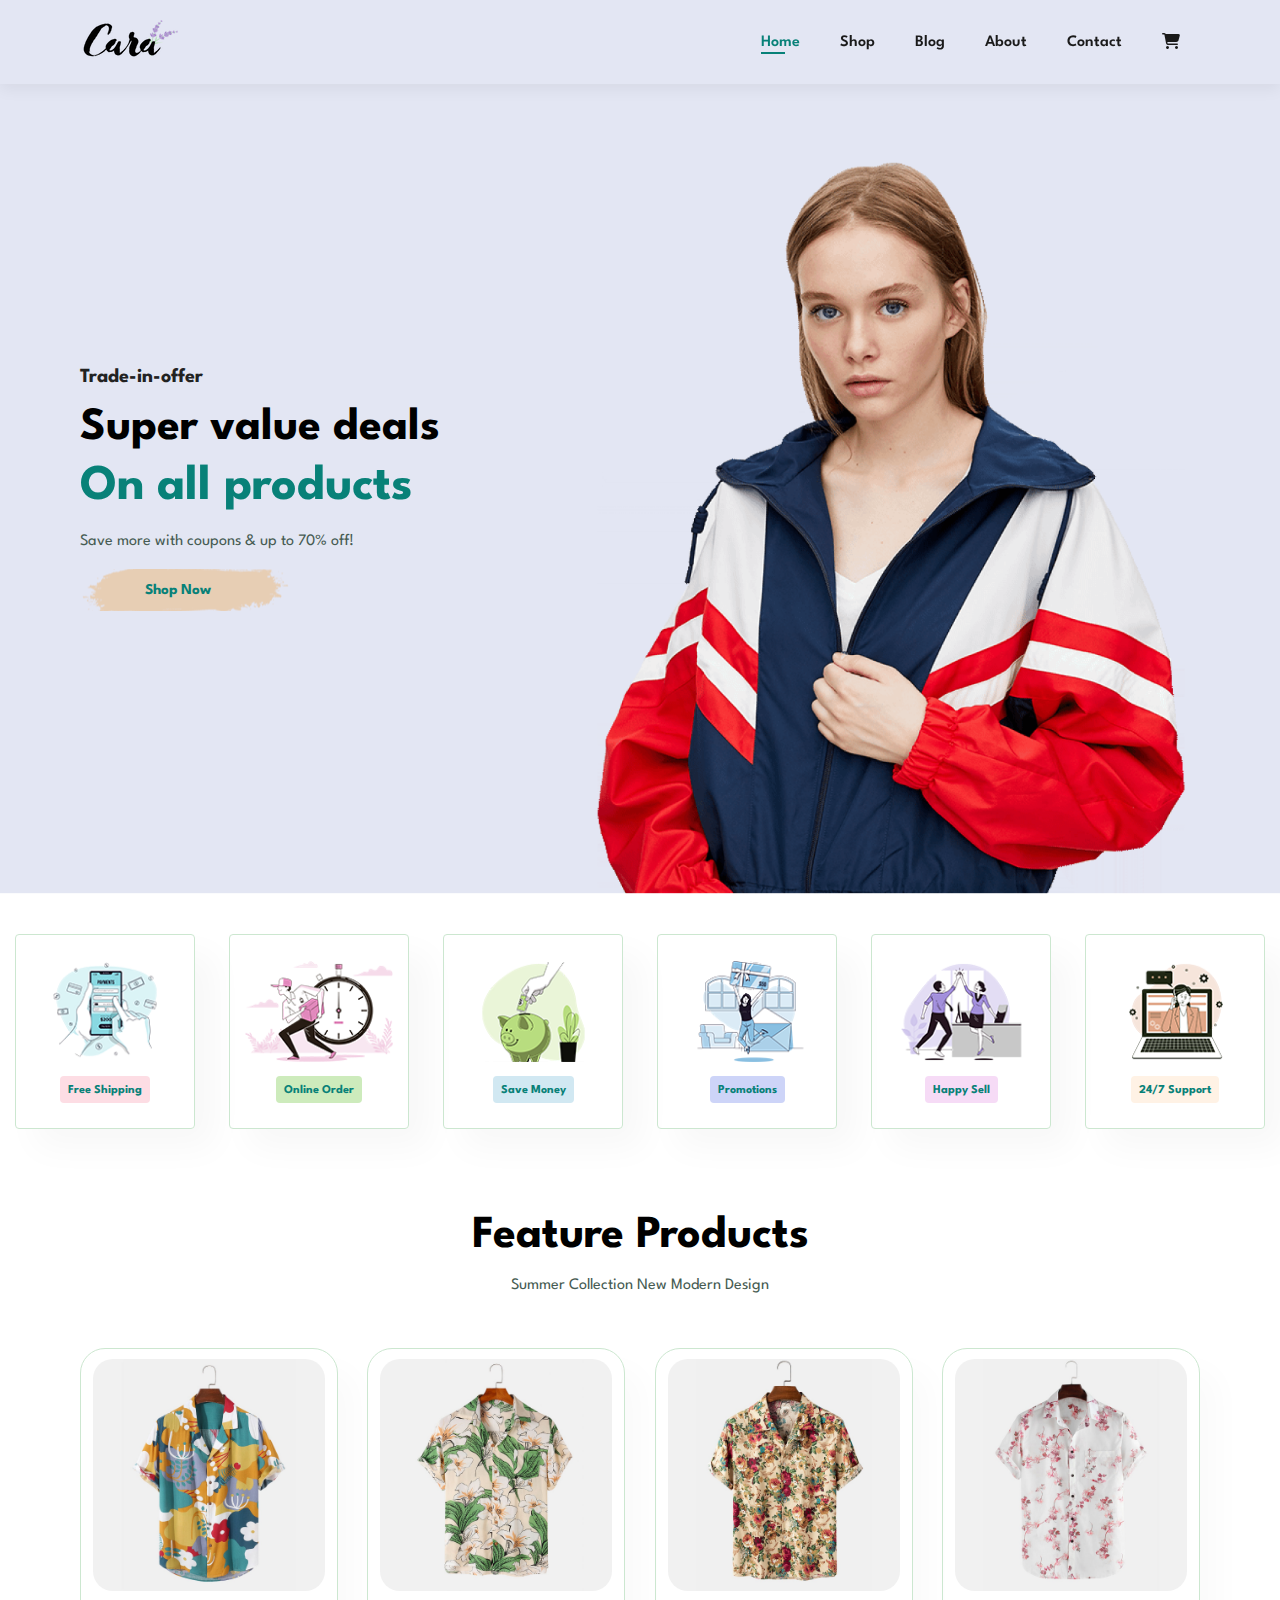
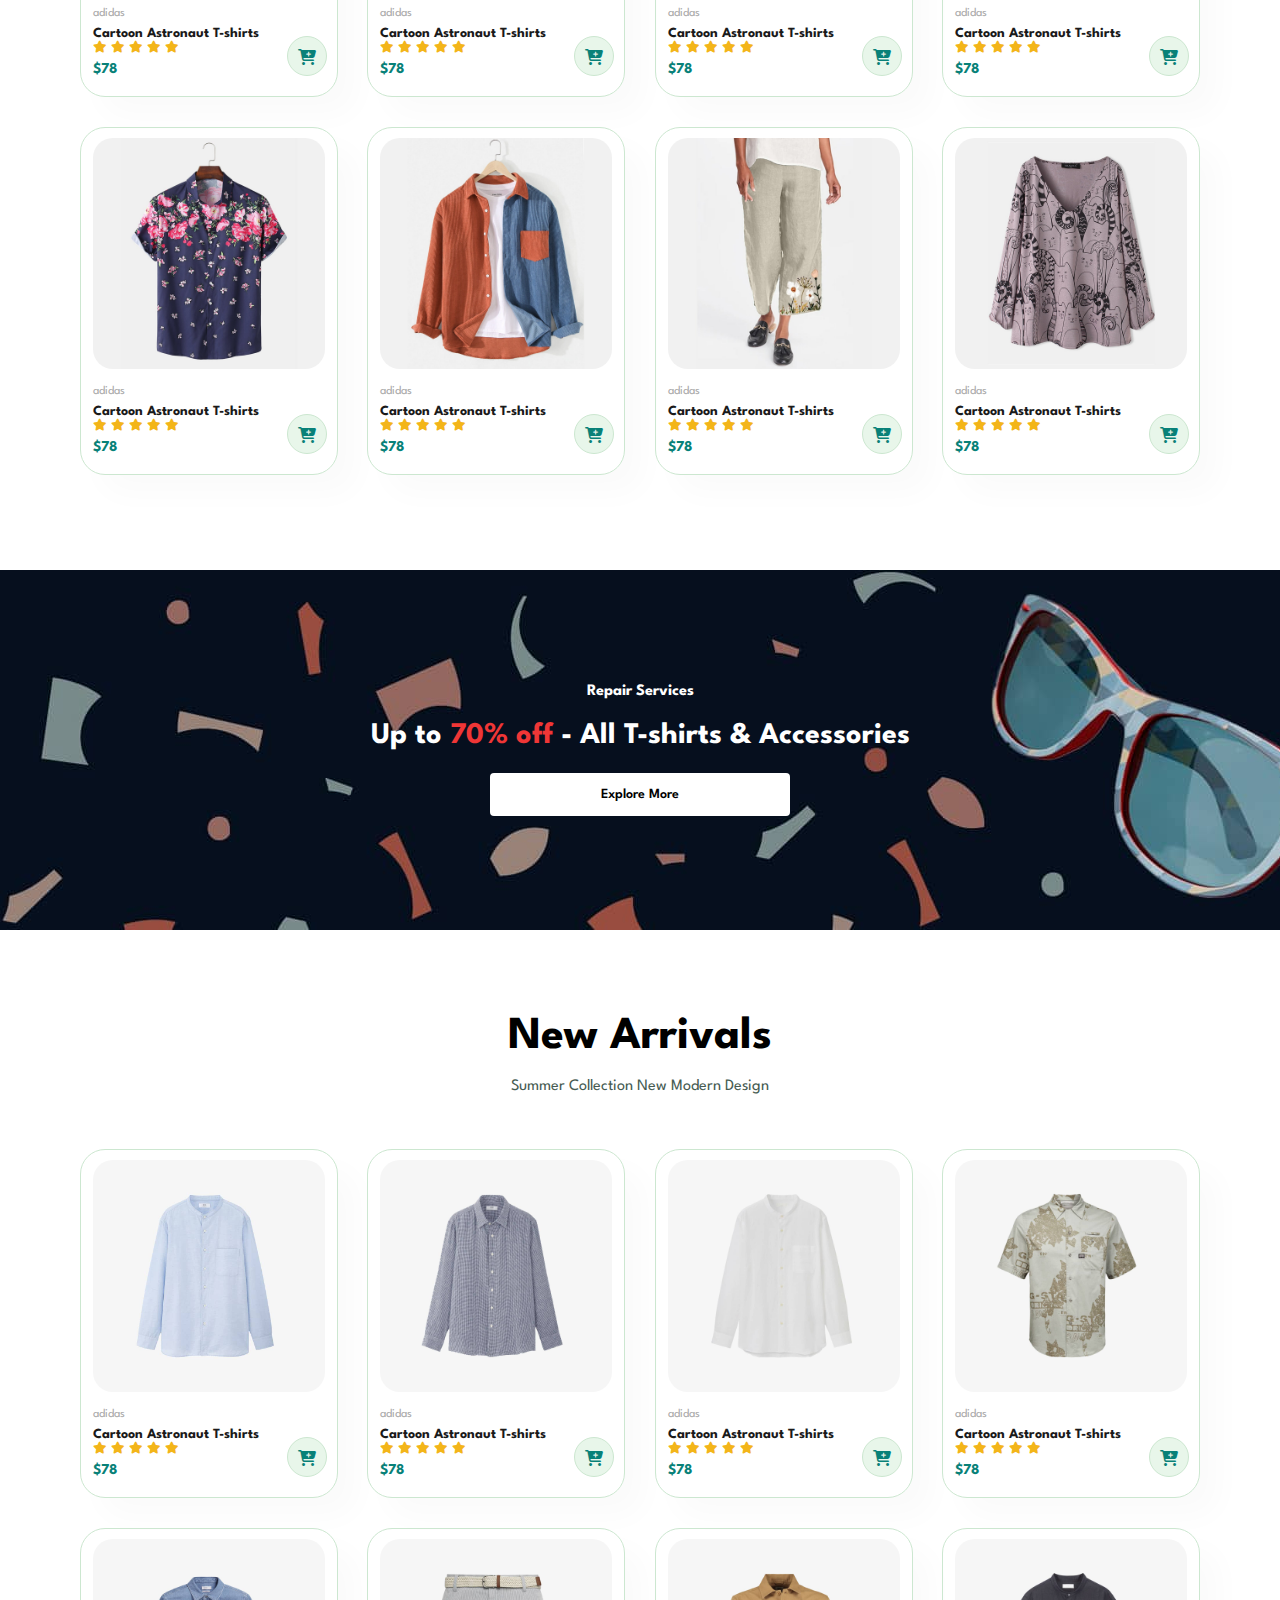
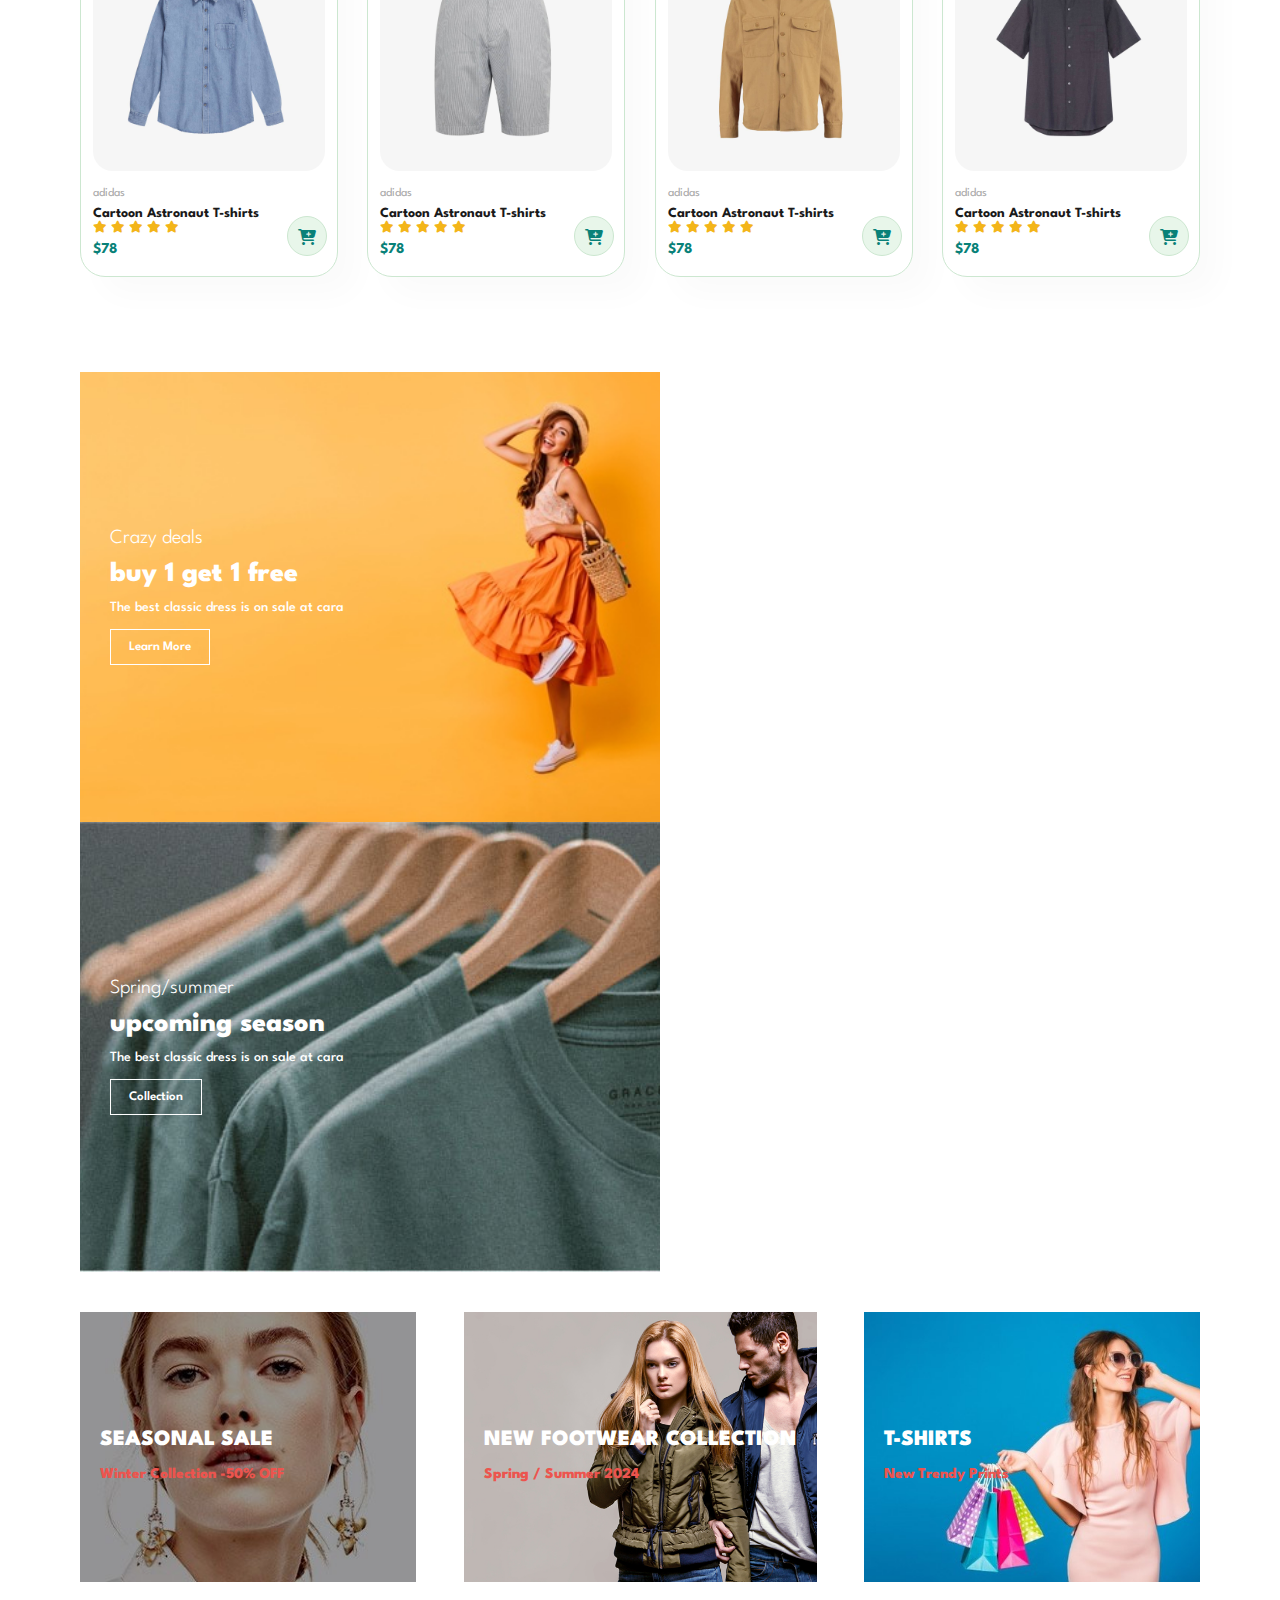
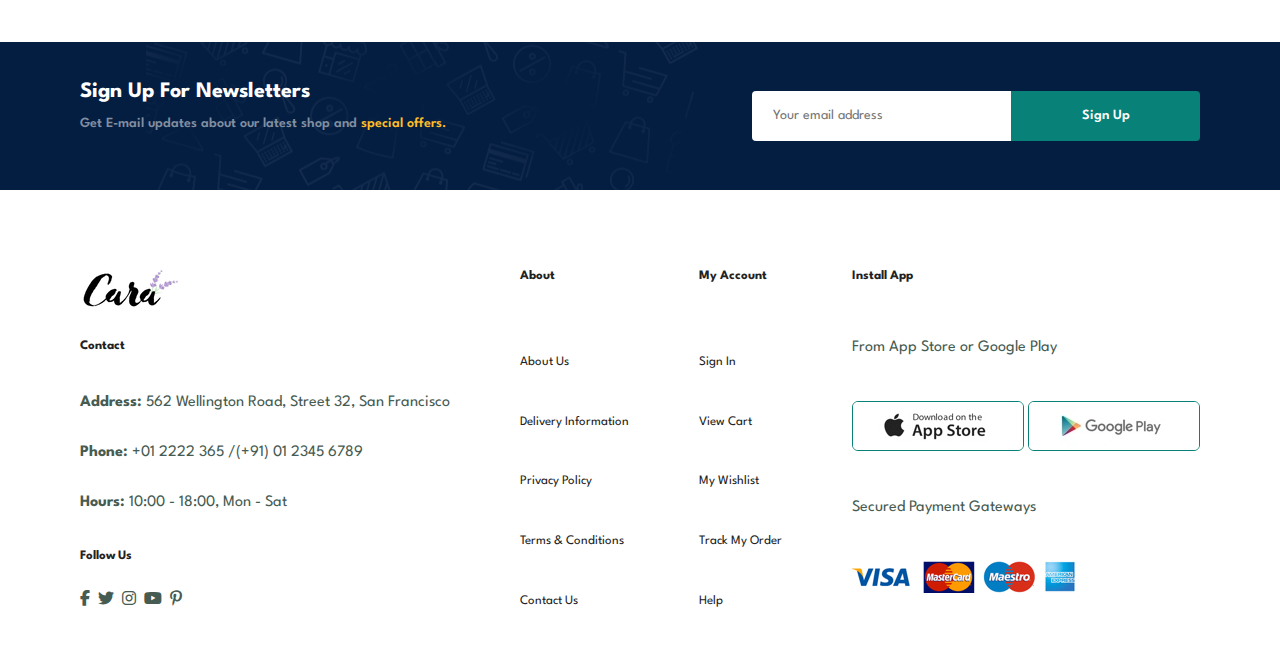
<file: index.html>
<!DOCTYPE html>
<html lang="en">
    <head>
        <meta charset="UTF-8">
        <meta http-equiv="X-UA-Compatible" content="IE=edge">
        <meta name="viewport" content="width=device-width, initial-scale=1.0">
        <title>Home</title>
        <link rel="stylesheet" href="style.css">
        <link rel="stylesheet" href="https://cdnjs.cloudflare.com/ajax/libs/font-awesome/6.5.1/css/all.min.css">
    </head>
    <body>
        <body>
            <section id="header">
                <a href="index.html"><img src="img/logo.png" class="logo"> </a>
                <div>
                    <ul id="navbar">
                        <li><a class="active" href="index.html">Home</a> </li>
                        <li><a href="shop.html">Shop</a> </li>
                        <li><a href="blog.html">Blog</a> </li>
                        <li><a href="about.html">About</a> </li>
                        <li><a href="contact.html">Contact</a> </li>
                        <li id="lg-bag"><a href="cart.html"><i class="fa-solid fa-cart-shopping"></i></a> </li>
                        <a href="#" id="close"><i class="fa-solid fa-xmark"></i></a>
                    </ul>
                </div>
                <div id="mobile">
                    <a href="cart.html"><i class="fa-solid fa-cart-shopping"></i></a>
                    <i id="bar" class="fa-solid fa-bars"></i>
                </div>
            </section>
            <section id="hero">
                <h4>Trade-in-offer</h4>
                <h2>Super value deals</h2>
                <h1>On all products</h1>
                <p>Save more with coupons & up to 70% off!</p>
                <button>Shop Now</button>
            </section>
            <section id="feature" class="section-p1">
                <div class="fe-box">
                    <img src="img/features/f1.png">
                    <h6>Free Shipping</h6>
                </div>
                <div class="fe-box">
                    <img src="img/features/f2.png">
                    <h6>Online Order</h6>
                </div>
                <div class="fe-box">
                    <img src="img/features/f3.png">
                    <h6>Save Money</h6>
                </div>
                <div class="fe-box">
                    <img src="img/features/f4.png">
                    <h6>Promotions</h6>
                </div>
                <div class="fe-box">
                    <img src="img/features/f5.png">
                    <h6>Happy Sell</h6>
                </div>
                <div class="fe-box">
                    <img src="img/features/f6.png">
                    <h6>24/7 Support</h6>
                </div>
            </section>
            <section id="product1" class="section-p1">
                <h2>Feature Products</h2>
                <p>Summer Collection New Modern Design</p>
                <div class="pro-container">
                    <div class="pro">
                        <img src="img/products/f1.jpg" alt="">
                        <div class="des">
                            <span>adidas</span>
                            <h5>Cartoon Astronaut T-shirts</h5>
                            <div class="star">
                                <i class="fas fa-star"></i>
                                <i class="fas fa-star"></i>
                                <i class="fas fa-star"></i>
                                <i class="fas fa-star"></i>
                                <i class="fas fa-star"></i>
                            </div>
                            <h4>$78</h4>
                        </div>
                        <a href="#"><i class="fa-solid fa-cart-plus cart"></i></a>
                    </div>
                    <div class="pro">
                        <img src="img/products/f2.jpg" alt="">
                        <div class="des">
                            <span>adidas</span>
                            <h5>Cartoon Astronaut T-shirts</h5>
                            <div class="star">
                                <i class="fas fa-star"></i>
                                <i class="fas fa-star"></i>
                                <i class="fas fa-star"></i>
                                <i class="fas fa-star"></i>
                                <i class="fas fa-star"></i>
                            </div>
                            <h4>$78</h4>
                        </div>
                        <a href="#"><i class="fa-solid fa-cart-plus cart"></i></a>
                    </div>
                    <div class="pro">
                        <img src="img/products/f3.jpg" alt="">
                        <div class="des">
                            <span>adidas</span>
                            <h5>Cartoon Astronaut T-shirts</h5>
                            <div class="star">
                                <i class="fas fa-star"></i>
                                <i class="fas fa-star"></i>
                                <i class="fas fa-star"></i>
                                <i class="fas fa-star"></i>
                                <i class="fas fa-star"></i>
                            </div>
                            <h4>$78</h4>
                        </div>
                        <a href="#"><i class="fa-solid fa-cart-plus cart"></i></a>
                    </div>
                    <div class="pro">
                        <img src="img/products/f4.jpg" alt="">
                        <div class="des">
                            <span>adidas</span>
                            <h5>Cartoon Astronaut T-shirts</h5>
                            <div class="star">
                                <i class="fas fa-star"></i>
                                <i class="fas fa-star"></i>
                                <i class="fas fa-star"></i>
                                <i class="fas fa-star"></i>
                                <i class="fas fa-star"></i>
                            </div>
                            <h4>$78</h4>
                        </div>
                        <a href="#"><i class="fa-solid fa-cart-plus cart"></i></a>
                    </div>
                    <div class="pro">
                        <img src="img/products/f5.jpg" alt="">
                        <div class="des">
                            <span>adidas</span>
                            <h5>Cartoon Astronaut T-shirts</h5>
                            <div class="star">
                                <i class="fas fa-star"></i>
                                <i class="fas fa-star"></i>
                                <i class="fas fa-star"></i>
                                <i class="fas fa-star"></i>
                                <i class="fas fa-star"></i>
                            </div>
                            <h4>$78</h4>
                        </div>
                        <a href="#"><i class="fa-solid fa-cart-plus cart"></i></a>
                    </div>
                    <div class="pro">
                        <img src="img/products/f6.jpg" alt="">
                        <div class="des">
                            <span>adidas</span>
                            <h5>Cartoon Astronaut T-shirts</h5>
                            <div class="star">
                                <i class="fas fa-star"></i>
                                <i class="fas fa-star"></i>
                                <i class="fas fa-star"></i>
                                <i class="fas fa-star"></i>
                                <i class="fas fa-star"></i>
                            </div>
                            <h4>$78</h4>
                        </div>
                        <a href="#"><i class="fa-solid fa-cart-plus cart"></i></a>
                    </div>
                    <div class="pro">
                        <img src="img/products/f7.jpg" alt="">
                        <div class="des">
                            <span>adidas</span>
                            <h5>Cartoon Astronaut T-shirts</h5>
                            <div class="star">
                                <i class="fas fa-star"></i>
                                <i class="fas fa-star"></i>
                                <i class="fas fa-star"></i>
                                <i class="fas fa-star"></i>
                                <i class="fas fa-star"></i>
                            </div>
                            <h4>$78</h4>
                        </div>
                        <a href="#"><i class="fa-solid fa-cart-plus cart"></i></a>
                    </div>
                    <div class="pro">
                        <img src="img/products/f8.jpg" alt="">
                        <div class="des">
                            <span>adidas</span>
                            <h5>Cartoon Astronaut T-shirts</h5>
                            <div class="star">
                                <i class="fas fa-star"></i>
                                <i class="fas fa-star"></i>
                                <i class="fas fa-star"></i>
                                <i class="fas fa-star"></i>
                                <i class="fas fa-star"></i>
                            </div>
                            <h4>$78</h4>
                        </div>
                        <a href="#"><i class="fa-solid fa-cart-plus cart"></i></a>
                    </div>
                </div>
            </section>
            <section id="banner" class="section-m1">
                <h4>Repair Services</h4>
                <h2>Up to <span>70% off</span> - All T-shirts & Accessories </h2>
                <button class="normal">Explore More</button>
            </section>
            <section id="product1" class="section-p1">
            <h2>New Arrivals</h2>
                <p>Summer Collection New Modern Design</p>
                <div class="pro-container">
                    <div class="pro">
                        <img src="img/products/n1.jpg" alt="">
                        <div class="des">
                            <span>adidas</span>
                            <h5>Cartoon Astronaut T-shirts</h5>
                            <div class="star">
                                <i class="fas fa-star"></i>
                                <i class="fas fa-star"></i>
                                <i class="fas fa-star"></i>
                                <i class="fas fa-star"></i>
                                <i class="fas fa-star"></i>
                            </div>
                            <h4>$78</h4>
                        </div>
                        <a href="#"><i class="fa-solid fa-cart-plus cart"></i></a>
                    </div>
                    <div class="pro">
                        <img src="img/products/n2.jpg" alt="">
                        <div class="des">
                            <span>adidas</span>
                            <h5>Cartoon Astronaut T-shirts</h5>
                            <div class="star">
                                <i class="fas fa-star"></i>
                                <i class="fas fa-star"></i>
                                <i class="fas fa-star"></i>
                                <i class="fas fa-star"></i>
                                <i class="fas fa-star"></i>
                            </div>
                            <h4>$78</h4>
                        </div>
                        <a href="#"><i class="fa-solid fa-cart-plus cart"></i></a>
                    </div>
                    <div class="pro">
                        <img src="img/products/n3.jpg" alt="">
                        <div class="des">
                            <span>adidas</span>
                            <h5>Cartoon Astronaut T-shirts</h5>
                            <div class="star">
                                <i class="fas fa-star"></i>
                                <i class="fas fa-star"></i>
                                <i class="fas fa-star"></i>
                                <i class="fas fa-star"></i>
                                <i class="fas fa-star"></i>
                            </div>
                            <h4>$78</h4>
                        </div>
                        <a href="#"><i class="fa-solid fa-cart-plus cart"></i></a>
                    </div>
                    <div class="pro">
                        <img src="img/products/n4.jpg" alt="">
                        <div class="des">
                            <span>adidas</span>
                            <h5>Cartoon Astronaut T-shirts</h5>
                            <div class="star">
                                <i class="fas fa-star"></i>
                                <i class="fas fa-star"></i>
                                <i class="fas fa-star"></i>
                                <i class="fas fa-star"></i>
                                <i class="fas fa-star"></i>
                            </div>
                            <h4>$78</h4>
                        </div>
                        <a href="#"><i class="fa-solid fa-cart-plus cart"></i></a>
                    </div>
                    <div class="pro">
                        <img src="img/products/n5.jpg" alt="">
                        <div class="des">
                            <span>adidas</span>
                            <h5>Cartoon Astronaut T-shirts</h5>
                            <div class="star">
                                <i class="fas fa-star"></i>
                                <i class="fas fa-star"></i>
                                <i class="fas fa-star"></i>
                                <i class="fas fa-star"></i>
                                <i class="fas fa-star"></i>
                            </div>
                            <h4>$78</h4>
                        </div>
                        <a href="#"><i class="fa-solid fa-cart-plus cart"></i></a>
                    </div>
                    <div class="pro">
                        <img src="img/products/n6.jpg" alt="">
                        <div class="des">
                            <span>adidas</span>
                            <h5>Cartoon Astronaut T-shirts</h5>
                            <div class="star">
                                <i class="fas fa-star"></i>
                                <i class="fas fa-star"></i>
                                <i class="fas fa-star"></i>
                                <i class="fas fa-star"></i>
                                <i class="fas fa-star"></i>
                            </div>
                            <h4>$78</h4>
                        </div>
                        <a href="#"><i class="fa-solid fa-cart-plus cart"></i></a>
                    </div>
                    <div class="pro">
                        <img src="img/products/n7.jpg" alt="">
                        <div class="des">
                            <span>adidas</span>
                            <h5>Cartoon Astronaut T-shirts</h5>
                            <div class="star">
                                <i class="fas fa-star"></i>
                                <i class="fas fa-star"></i>
                                <i class="fas fa-star"></i>
                                <i class="fas fa-star"></i>
                                <i class="fas fa-star"></i>
                            </div>
                            <h4>$78</h4>
                        </div>
                        <a href="#"><i class="fa-solid fa-cart-plus cart"></i></a>
                    </div>
                    <div class="pro">
                        <img src="img/products/n8.jpg" alt="">
                        <div class="des">
                            <span>adidas</span>
                            <h5>Cartoon Astronaut T-shirts</h5>
                            <div class="star">
                                <i class="fas fa-star"></i>
                                <i class="fas fa-star"></i>
                                <i class="fas fa-star"></i>
                                <i class="fas fa-star"></i>
                                <i class="fas fa-star"></i>
                            </div>
                            <h4>$78</h4>
                        </div>
                        <a href="#"><i class="fa-solid fa-cart-plus cart"></i></a>
                    </div>
                </div>
            </section>

            <section id="sm-banner" class="section-p1">
                <div class="banner-box">
                    <h4>Crazy deals</h4>
                    <h2>buy 1 get 1 free</h2>
                    <span>The best classic dress is on sale at cara</span>
                    <button class="white">Learn More</button>
                </div>
                <div class="banner-box banner-box2">
                    <h4>Spring/summer</h4>
                    <h2>upcoming season</h2>
                    <span>The best classic dress is on sale at cara</span>
                    <button class="white">Collection</button>
                </div>
            </section>
            <section id="banner3">
                <div class="banner-box">
                    <h2>SEASONAL SALE</h2>
                    <h3>Winter Collection -50% OFF</h3>
                </div>
                <div class="banner-box banner-box2">
                    <h2>NEW FOOTWEAR COLLECTION</h2>
                    <h3>Spring / Summer 2024</h3>
                </div>
                <div class="banner-box banner-box3">
                    <h2>T-SHIRTS</h2>
                    <h3>New Trendy Prints</h3>
                </div>
            </section>
            <section id="newsletter" class="section-p1 section-m1">
                <div class="newstext">
                    <h4>Sign Up For Newsletters</h4>
                    <p>Get E-mail updates about our latest shop and <span>special offers.</span></p>
                </div>
                <div class="form">
                    <input type="text" placeholder="Your email address">
                    <button class="normal">Sign Up</button>
                </div>
            </section>
            <footer class="section-p1">
                <div class="col">
                    <img class="logo" src="img/logo.png" alt="logo">
                    <h4>Contact</h4>
                    <p><strong>Address:</strong> 562 Wellington Road, Street 32, San Francisco</p>
                    <p><strong>Phone:</strong> +01 2222 365 /(+91) 01 2345 6789</p>
                    <p><strong>Hours:</strong> 10:00 - 18:00, Mon - Sat</p>
                    <div class="follow">
                        <h4>Follow Us</h4>
                        <div class="icon">
                            <i class="fab fa-facebook-f"></i>
                            <i class="fab fa-twitter"></i>
                            <i class="fab fa-instagram"></i>
                            <i class="fab fa-youtube"></i>
                            <i class="fab fa-pinterest-p"></i>
                        </div>
                    </div>
                </div>
                <div class="col">
                    <h4>About</h4>
                    <a href="#">About Us</a>
                    <a href="#">Delivery Information</a>
                    <a href="#">Privacy Policy</a>
                    <a href="#">Terms & Conditions</a>
                    <a href="#">Contact Us</a>
                </div>
                <div class="col">
                    <h4>My Account</h4>
                    <a href="#">Sign In</a>
                    <a href="#">View Cart</a>
                    <a href="#">My Wishlist</a>
                    <a href="#">Track My Order</a>
                    <a href="#">Help</a>
                </div>
                <div class="col install">
                    <h4>Install App</h4>
                    <p>From App Store or Google Play</p>
                    <div class="row">
                        <img src="img/pay/app.jpg" alt="">
                        <img src="img/pay/play.jpg" alt="">
                    </div>
                    <p>Secured Payment Gateways</p>
                    <img src="img/pay/pay.png">
                </div>
            </footer>
            <script src="script.js"></script>
        </body>
    </body>
</html>
</file>
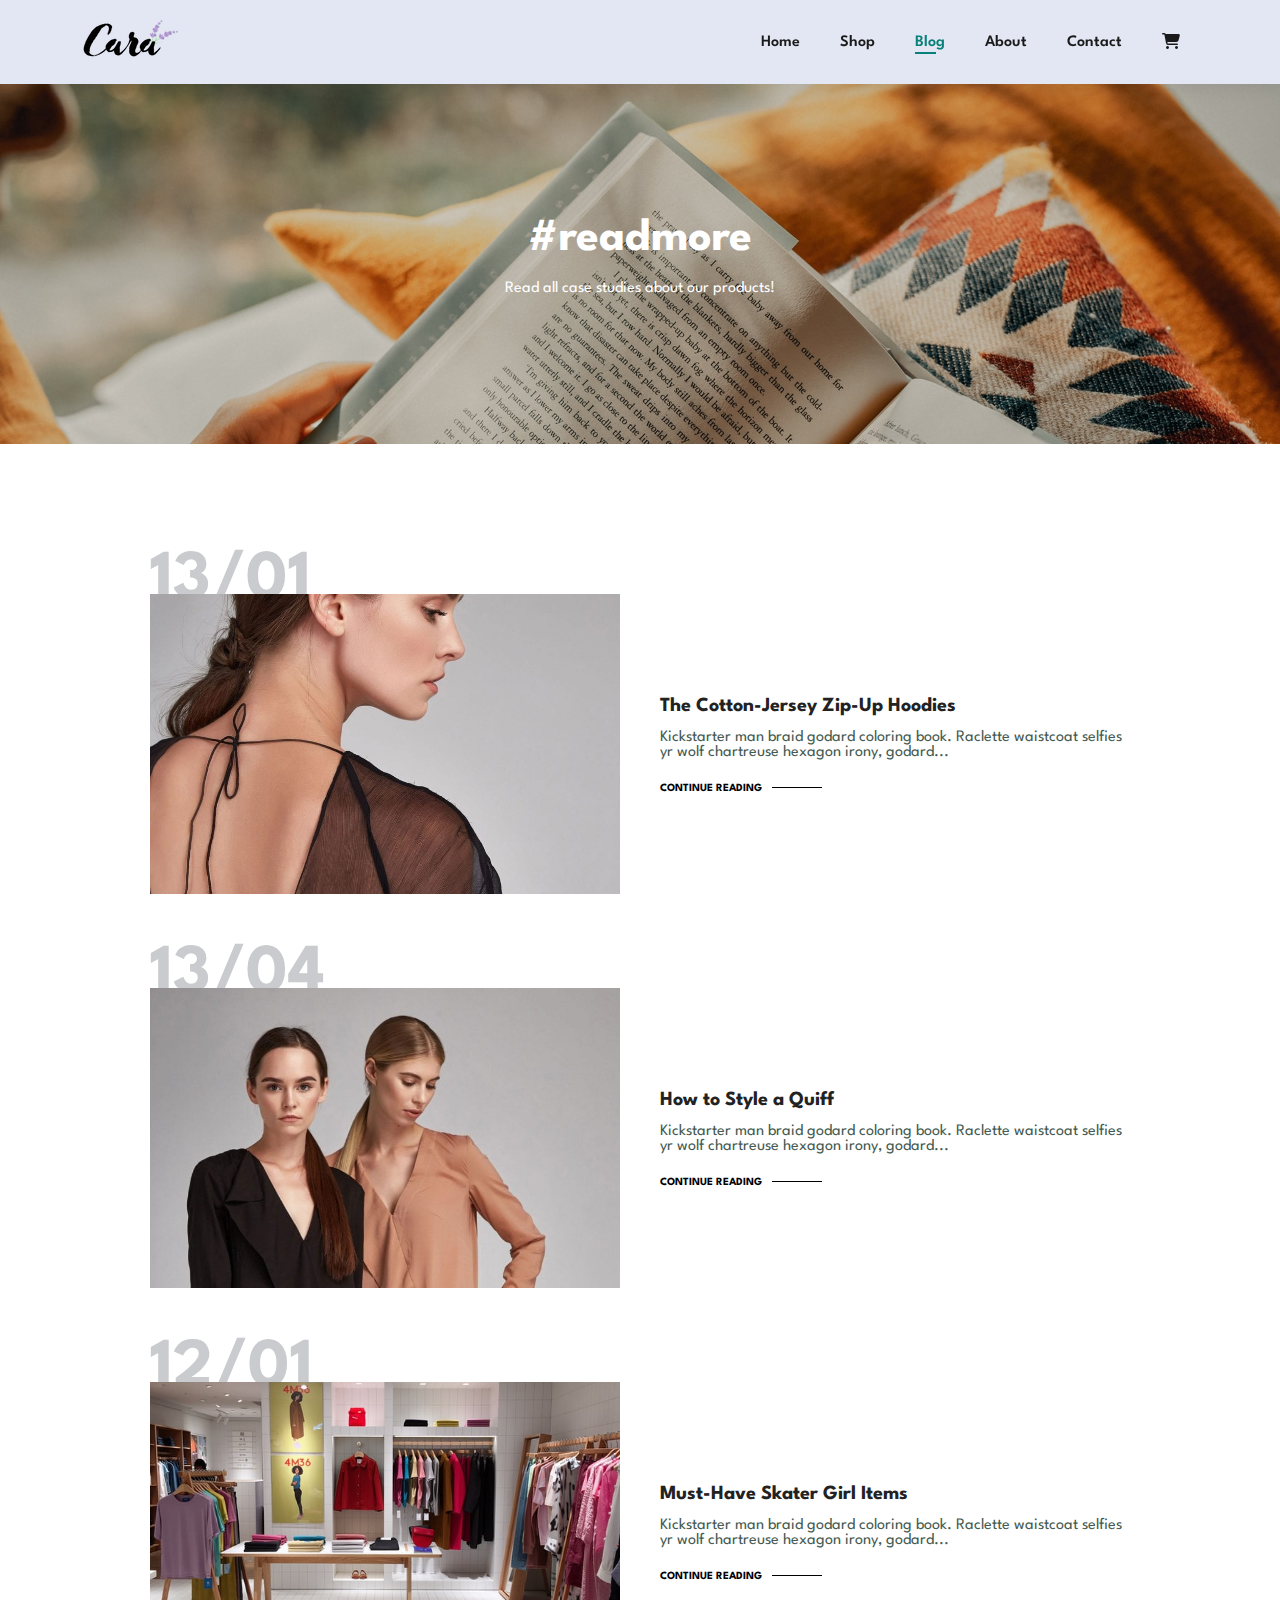
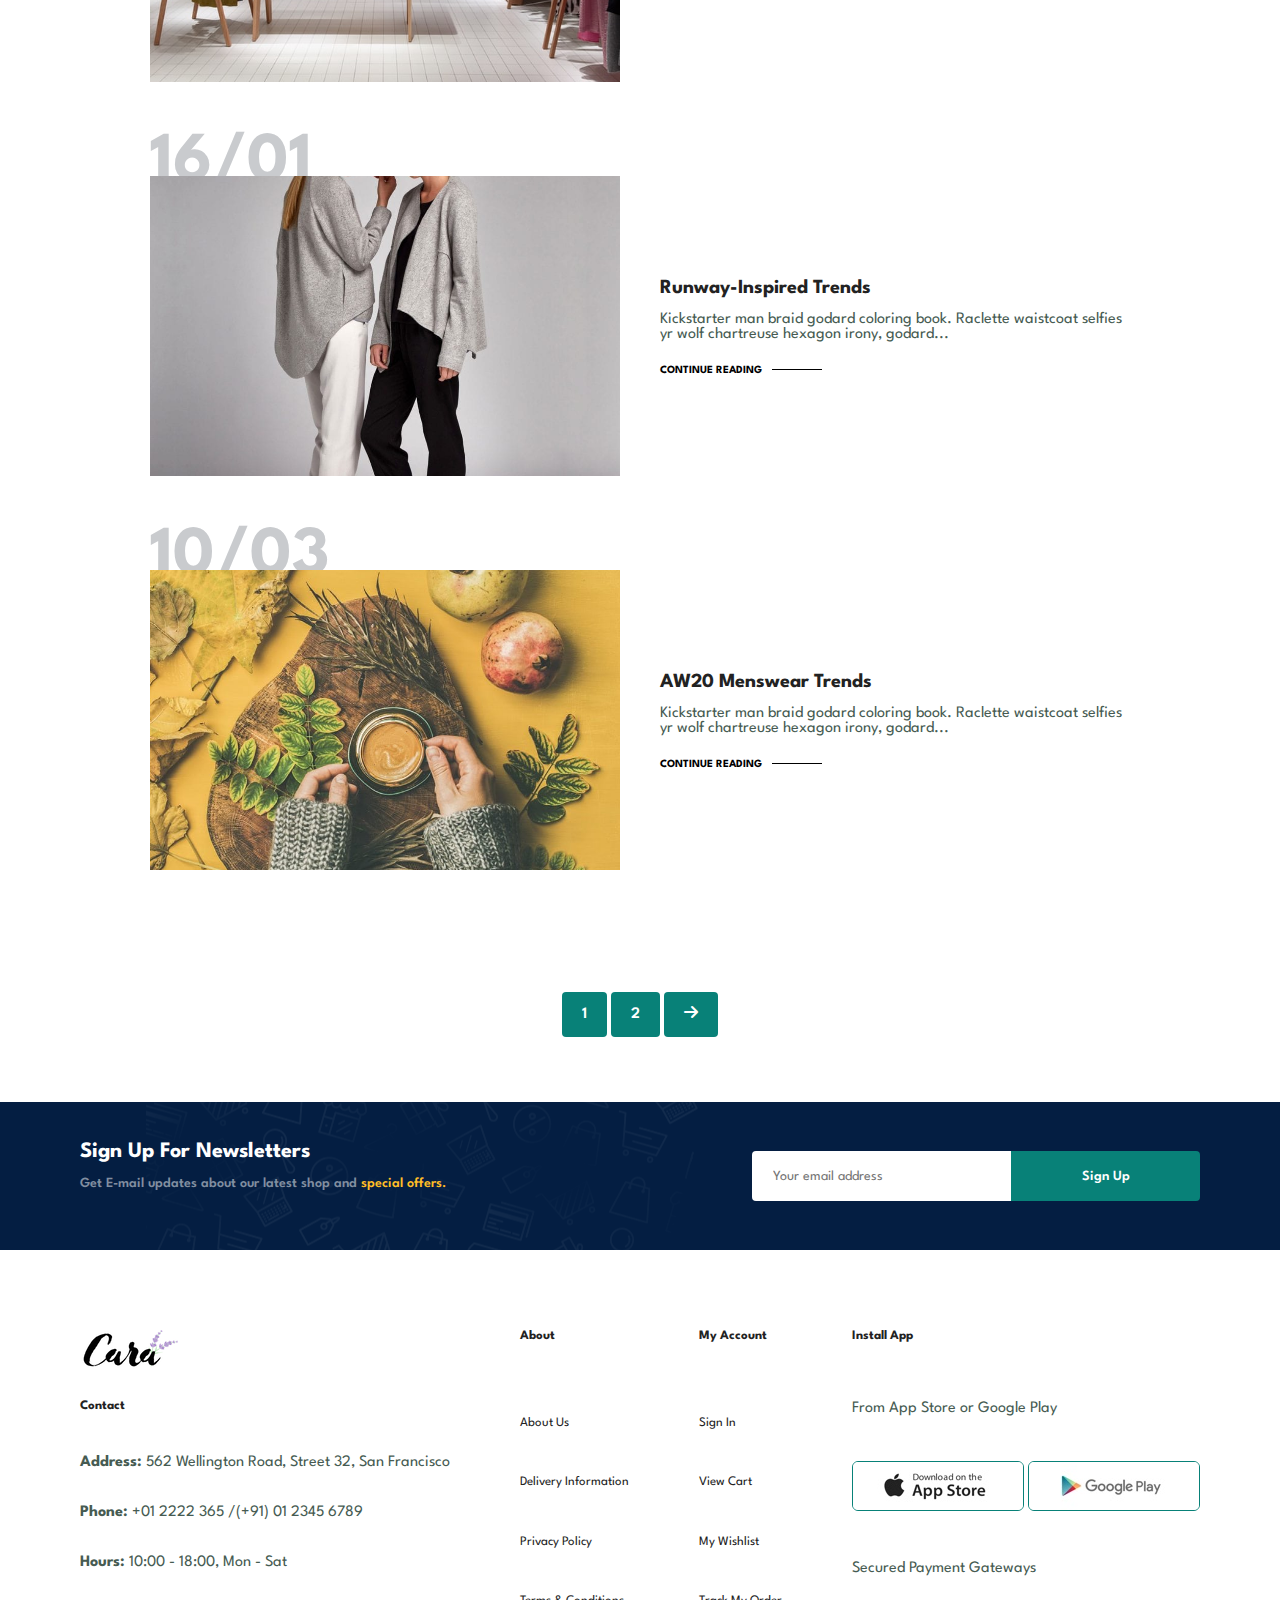
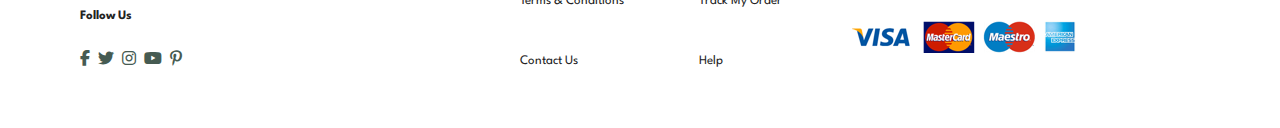
<file: blog.html>
<!DOCTYPE html>
<html lang="en">
    <head>
        <meta charset="UTF-8">
        <meta http-equiv="X-UA-Compatible" content="IE=edge">
        <meta name="viewport" content="width=device-width, initial-scale=1.0">
        <title>Shop</title>
        <link rel="stylesheet" href="style.css">
        <link rel="stylesheet" href="https://cdnjs.cloudflare.com/ajax/libs/font-awesome/6.5.1/css/all.min.css">
    </head>
    <body>
        <body>
            <section id="header">
                <a href="index.html"><img src="img/logo.png" class="logo"> </a>
                <div>
                    <ul id="navbar">
                        <li><a href="index.html">Home</a> </li>
                        <li><a href="shop.html">Shop</a> </li>
                        <li><a class="active" href="blog.html">Blog</a> </li>
                        <li><a href="about.html">About</a> </li>
                        <li><a href="contact.html">Contact</a> </li>
                        <li id="lg-bag"><a href="cart.html"><i class="fa-solid fa-cart-shopping"></i></a> </li>
                        <a href="#" id="close"><i class="fa-solid fa-xmark"></i></a>
                    </ul>
                </div>
                <div id="mobile">
                    <a href="cart.html"><i class="fa-solid fa-cart-shopping"></i></a>
                    <i id="bar" class="fa-solid fa-bars"></i>
                </div>
            </section>
            <section id="page-header" class="blog-header">
                <h2>#readmore</h2>
                <p>Read all case studies about our products!</p>
            </section>
            <section id="blog">
                <div class="blog-box">
                    <div class="blog-img">
                        <img src="img/blog/b1.jpg">
                    </div>
                    <div class="blog-details">
                        <h4>The Cotton-Jersey Zip-Up Hoodies</h4>
                        <p>Kickstarter man braid godard coloring book. Raclette waistcoat selfies yr wolf chartreuse hexagon irony, godard...</p>
                        <a href="#">CONTINUE READING</a>
                    </div>
                    <h1>13/01</h1>
                </div>
                <div class="blog-box">
                    <div class="blog-img">
                        <img src="img/blog/b2.jpg">
                    </div>
                    <div class="blog-details">
                        <h4>How to Style a Quiff</h4>
                        <p>Kickstarter man braid godard coloring book. Raclette waistcoat selfies yr wolf chartreuse hexagon irony, godard...</p>
                        <a href="#">CONTINUE READING</a>
                    </div>
                    <h1>13/04</h1>
                </div>
                <div class="blog-box">
                    <div class="blog-img">
                        <img src="img/blog/b3.jpg">
                    </div>
                    <div class="blog-details">
                        <h4>Must-Have Skater Girl Items</h4>
                        <p>Kickstarter man braid godard coloring book. Raclette waistcoat selfies yr wolf chartreuse hexagon irony, godard...</p>
                        <a href="#">CONTINUE READING</a>
                    </div>
                    <h1>12/01</h1>
                </div>
                <div class="blog-box">
                    <div class="blog-img">
                        <img src="img/blog/b4.jpg">
                    </div>
                    <div class="blog-details">
                        <h4>Runway-Inspired Trends</h4>
                        <p>Kickstarter man braid godard coloring book. Raclette waistcoat selfies yr wolf chartreuse hexagon irony, godard...</p>
                        <a href="#">CONTINUE READING</a>
                    </div>
                    <h1>16/01</h1>
                </div>
                <div class="blog-box">
                    <div class="blog-img">
                        <img src="img/blog/b6.jpg">
                    </div>
                    <div class="blog-details">
                        <h4>AW20 Menswear Trends</h4>
                        <p>Kickstarter man braid godard coloring book. Raclette waistcoat selfies yr wolf chartreuse hexagon irony, godard...</p>
                        <a href="#">CONTINUE READING</a>
                    </div>
                    <h1>10/03</h1>
                </div>
            </section>
            <section id="pagination" class="section-p1">
                <a href="#">1</a>
                <a href="#">2</a>
                <a href="#"><i class="fa-solid fa-arrow-right"></i></a>
            </section>
            <section id="newsletter" class="section-p1 section-m1">
                <div class="newstext">
                    <h4>Sign Up For Newsletters</h4>
                    <p>Get E-mail updates about our latest shop and <span>special offers.</span></p>
                </div>
                <div class="form">
                    <input type="text" placeholder="Your email address">
                    <button class="normal">Sign Up</button>
                </div>
            </section>
            <footer class="section-p1">
                <div class="col">
                    <img class="logo" src="img/logo.png" alt="logo">
                    <h4>Contact</h4>
                    <p><strong>Address:</strong> 562 Wellington Road, Street 32, San Francisco</p>
                    <p><strong>Phone:</strong> +01 2222 365 /(+91) 01 2345 6789</p>
                    <p><strong>Hours:</strong> 10:00 - 18:00, Mon - Sat</p>
                    <div class="follow">
                        <h4>Follow Us</h4>
                        <div class="icon">
                            <i class="fab fa-facebook-f"></i>
                            <i class="fab fa-twitter"></i>
                            <i class="fab fa-instagram"></i>
                            <i class="fab fa-youtube"></i>
                            <i class="fab fa-pinterest-p"></i>
                        </div>
                    </div>
                </div>
                <div class="col">
                    <h4>About</h4>
                    <a href="#">About Us</a>
                    <a href="#">Delivery Information</a>
                    <a href="#">Privacy Policy</a>
                    <a href="#">Terms & Conditions</a>
                    <a href="#">Contact Us</a>
                </div>
                <div class="col">
                    <h4>My Account</h4>
                    <a href="#">Sign In</a>
                    <a href="#">View Cart</a>
                    <a href="#">My Wishlist</a>
                    <a href="#">Track My Order</a>
                    <a href="#">Help</a>
                </div>
                <div class="col install">
                    <h4>Install App</h4>
                    <p>From App Store or Google Play</p>
                    <div class="row">
                        <img src="img/pay/app.jpg" alt="">
                        <img src="img/pay/play.jpg" alt="">
                    </div>
                    <p>Secured Payment Gateways</p>
                    <img src="img/pay/pay.png">
                </div>
            </footer>
            <script src="script.js"></script>
        </body>
    </body>
</html>
</file>
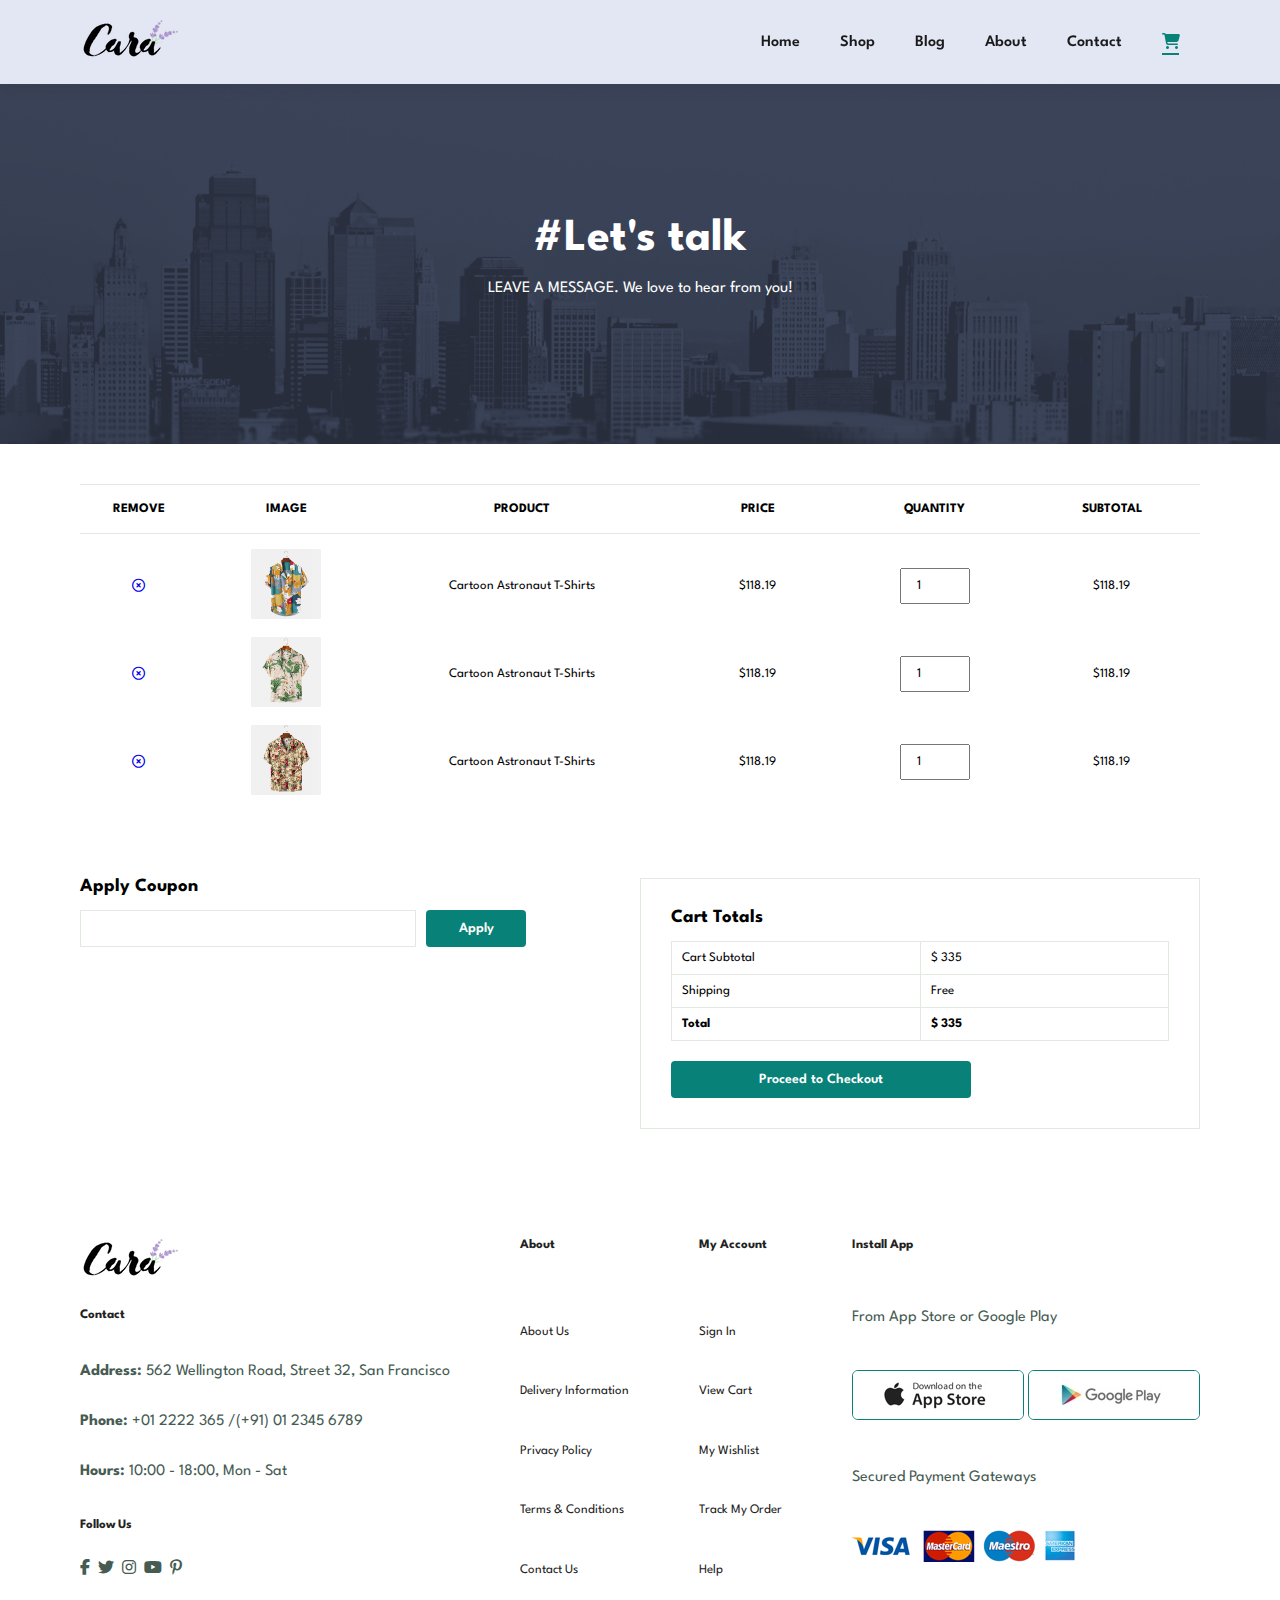
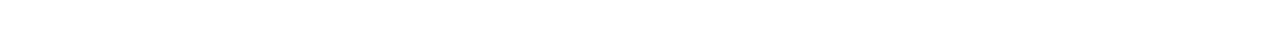
<file: cart.html>
<!DOCTYPE html>
<html lang="en">
  <head>
    <meta charset="UTF-8">
    <meta http-equiv="X-UA-Compatible" content="IE=edge">
    <meta name="viewport" content="width=device-width, initial-scale=1.0">
    <title>Cart</title>
    <link rel="stylesheet" href="style.css">
    <link rel="stylesheet" href="https://cdnjs.cloudflare.com/ajax/libs/font-awesome/6.5.1/css/all.min.css">
  </head>
  <body>
    <body>
      <section id="header">
        <a href="index.html"><img src="img/logo.png" class="logo"> </a>
        <div>
          <ul id="navbar">
            <li><a href="index.html">Home</a> </li>
            <li><a href="shop.html">Shop</a> </li>
            <li><a href="blog.html">Blog</a> </li>
            <li><a href="about.html">About</a> </li>
            <li><a href="contact.html">Contact</a> </li>
            <li id="lg-bag"><a class="active" href="cart.html"><i class="fa-solid fa-cart-shopping"></i></a> </li>
            <a href="#" id="close"><i class="fa-solid fa-xmark"></i></a>
          </ul>
        </div>
        <div id="mobile">
          <a href="cart.html"><i class="fa-solid fa-cart-shopping"></i></a>
          <i id="bar" class="fa-solid fa-bars"></i>
        </div>
      </section>

      <section id="page-header" class="about-header">
        <h2>#Let's talk</h2>
        <p>LEAVE A MESSAGE. We love to hear from you!</p>
      </section>

      <section id="cart" class="section-p1">
        <table>
          <thead>
            <tr>
              <td>Remove</td>
              <td>Image</td>
              <td>Product</td>
              <td>Price</td>
              <td>Quantity</td>
              <td>Subtotal</td>
            </tr>
          </thead>
          <tbody>
            <tr>
              <td><a href="#"><i class="fa-regular fa-circle-xmark"></i></a></td>
              <td><img src="img/products/f1.jpg" alt=""></td>
              <td>Cartoon Astronaut T-Shirts</td>
              <td>$118.19</td>
              <td><input type="number" value="1"></td>
              <td>$118.19</td>
            </tr>
            <tr>
              <td><a href="#"><i class="fa-regular fa-circle-xmark"></i></a></td>
              <td><img src="img/products/f2.jpg" alt=""></td>
              <td>Cartoon Astronaut T-Shirts</td>
              <td>$118.19</td>
              <td><input type="number" value="1"></td>
              <td>$118.19</td>
            </tr>
            <tr>
              <td><a href="#"><i class="fa-regular fa-circle-xmark"></i></a></td>
              <td><img src="img/products/f3.jpg" alt=""></td>
              <td>Cartoon Astronaut T-Shirts</td>
              <td>$118.19</td>
              <td><input type="number" value="1"></td>
              <td>$118.19</td>
            </tr>
          </tbody>
        </table>
      </section>

      <section id="cart-add" class="section-p1">
        <div id="coupon">
          <h3>Apply Coupon</h3>
          <div>
            <input type="text" aria-expanded="Enter Your Coupon">
            <button class="normal">Apply</button>
          </div>
        </div>
        <div id="subtotal">
          <h3>Cart Totals</h3>
          <table>
            <tr>
              <td>Cart Subtotal</td>
              <td>$ 335</td>
            </tr>
            <tr>
              <td>Shipping</td>
              <td>Free</td>
            </tr>
            <tr>
              <td><strong>Total</strong></td>
              <td><strong>$ 335</strong></td>
            </tr>
          </table>
          <button class="normal">Proceed to Checkout</button>
        </div>
      </section>

      <footer class="section-p1">
        <div class="col">
          <img class="logo" src="img/logo.png" alt="logo">
          <h4>Contact</h4>
          <p><strong>Address:</strong> 562 Wellington Road, Street 32, San Francisco</p>
          <p><strong>Phone:</strong> +01 2222 365 /(+91) 01 2345 6789</p>
          <p><strong>Hours:</strong> 10:00 - 18:00, Mon - Sat</p>
          <div class="follow">
            <h4>Follow Us</h4>
            <div class="icon">
              <i class="fab fa-facebook-f"></i>
              <i class="fab fa-twitter"></i>
              <i class="fab fa-instagram"></i>
              <i class="fab fa-youtube"></i>
              <i class="fab fa-pinterest-p"></i>
            </div>
          </div>
        </div>
        <div class="col">
          <h4>About</h4>
          <a href="#">About Us</a>
          <a href="#">Delivery Information</a>
          <a href="#">Privacy Policy</a>
          <a href="#">Terms & Conditions</a>
          <a href="#">Contact Us</a>
        </div>
        <div class="col">
          <h4>My Account</h4>
          <a href="#">Sign In</a>
          <a href="#">View Cart</a>
          <a href="#">My Wishlist</a>
          <a href="#">Track My Order</a>
          <a href="#">Help</a>
        </div>
        <div class="col install">
          <h4>Install App</h4>
          <p>From App Store or Google Play</p>
          <div class="row">
            <img src="img/pay/app.jpg" alt="">
            <img src="img/pay/play.jpg" alt="">
          </div>
          <p>Secured Payment Gateways</p>
          <img src="img/pay/pay.png">
        </div>
      </footer>

      <script src="script.js"></script>
    </body>
  </body>
</html>
</file>
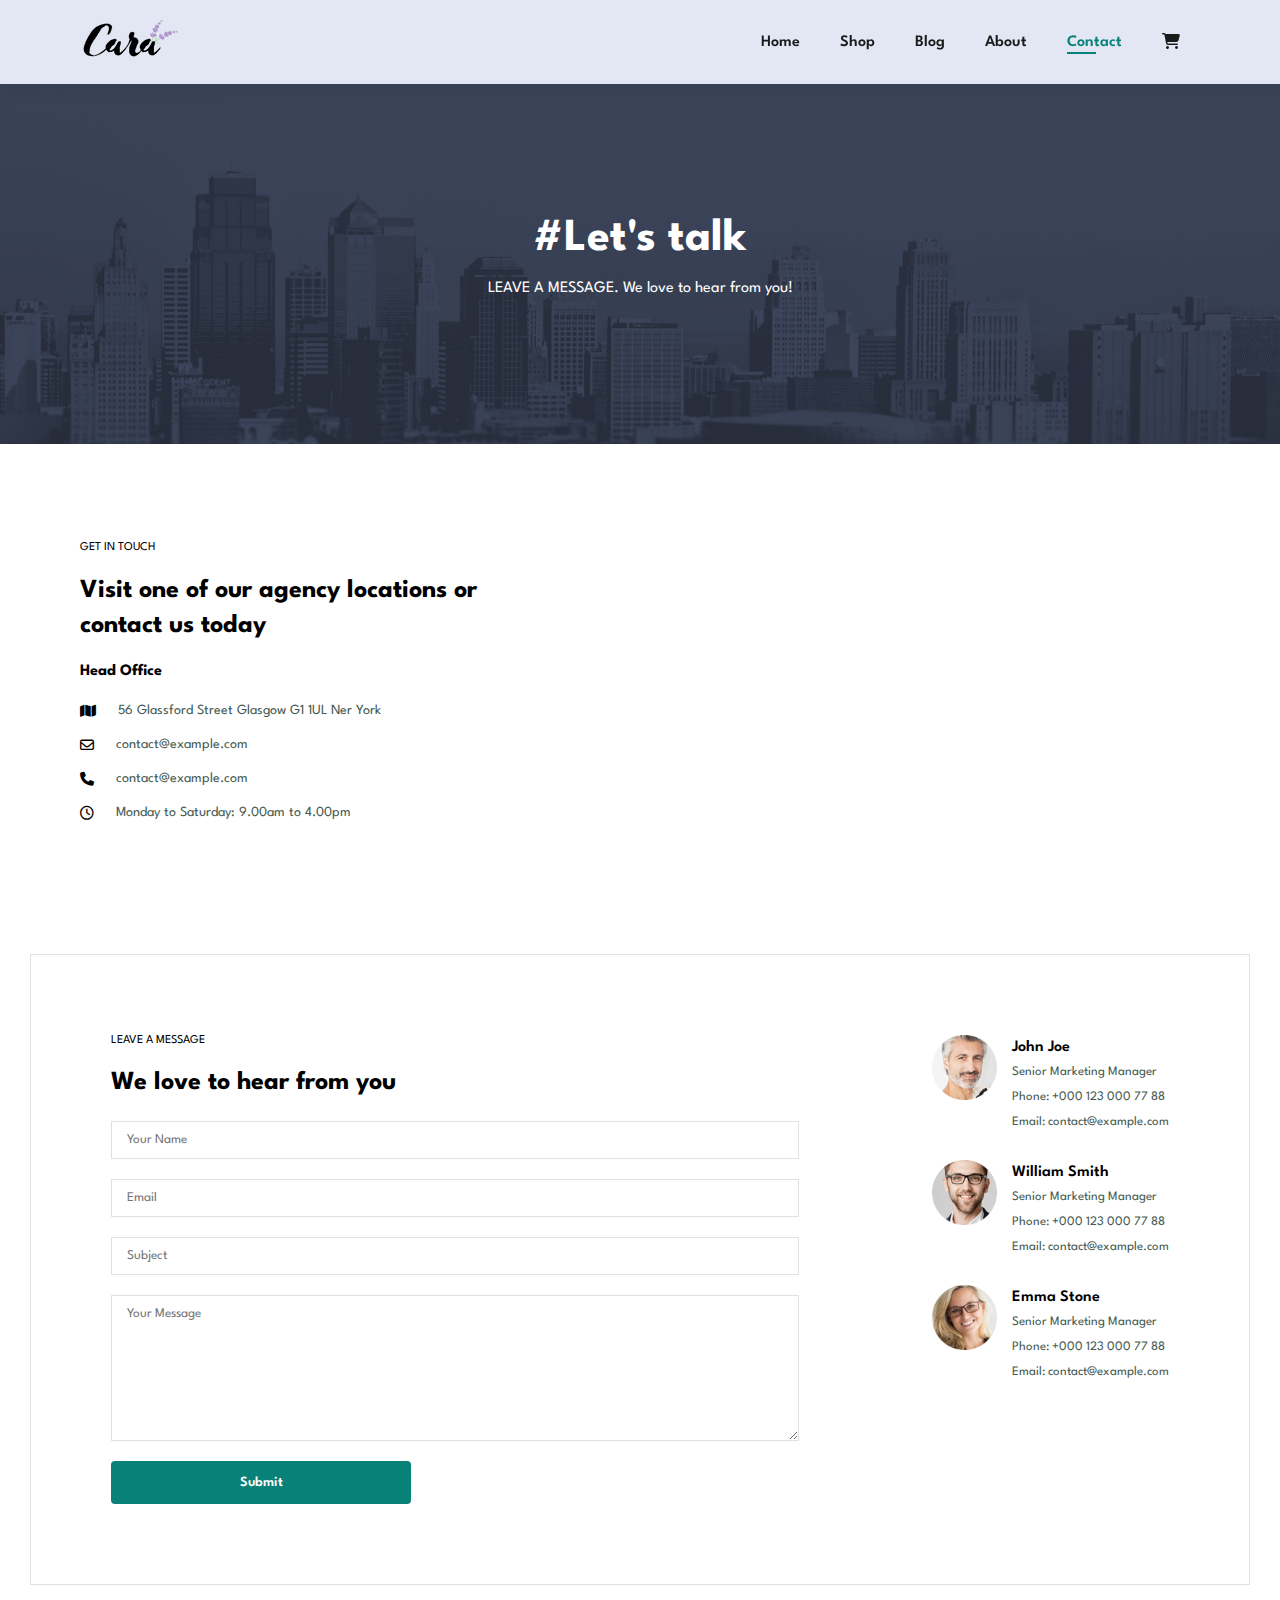
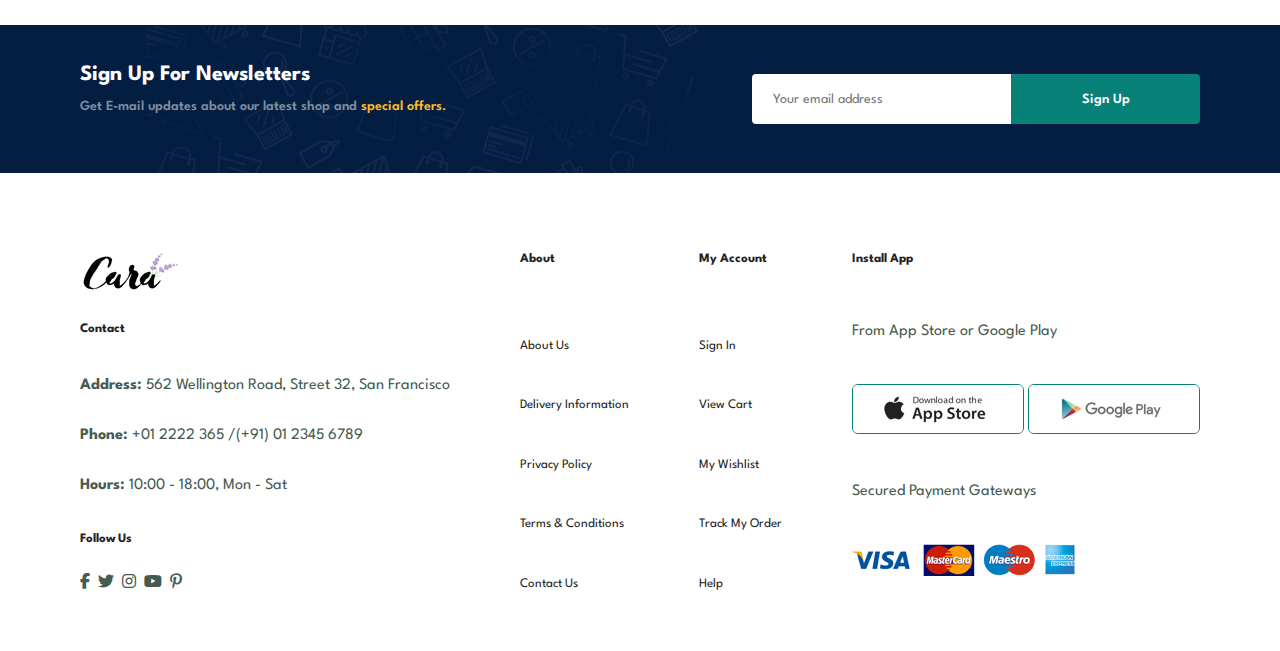
<file: contact.html>
<!DOCTYPE html>
<html lang="en">
  <head>
    <meta charset="UTF-8">
    <meta http-equiv="X-UA-Compatible" content="IE=edge">
    <meta name="viewport" content="width=device-width, initial-scale=1.0">
    <title>Contact</title>
    <link rel="stylesheet" href="style.css">
    <link rel="stylesheet" href="https://cdnjs.cloudflare.com/ajax/libs/font-awesome/6.5.1/css/all.min.css">
  </head>
  <body>
    <body>
      <section id="header">
        <a href="index.html"><img src="img/logo.png" class="logo"> </a>
        <div>
          <ul id="navbar">
            <li><a href="index.html">Home</a> </li>
            <li><a href="shop.html">Shop</a> </li>
            <li><a href="blog.html">Blog</a> </li>
            <li><a href="about.html">About</a> </li>
            <li><a class="active" href="contact.html">Contact</a> </li>
            <li id="lg-bag"><a href="cart.html"><i class="fa-solid fa-cart-shopping"></i></a> </li>
            <a href="#" id="close"><i class="fa-solid fa-xmark"></i></a>
          </ul>
        </div>
        <div id="mobile">
          <a href="cart.html"><i class="fa-solid fa-cart-shopping"></i></a>
          <i id="bar" class="fa-solid fa-bars"></i>
        </div>
      </section>

      <section id="page-header" class="about-header">
        <h2>#Let's talk</h2>
        <p>LEAVE A MESSAGE. We love to hear from you!</p>
      </section>

      <section id="contact-details" class="section-p1">
        <div id="details">
          <span>GET IN TOUCH</span>
          <h2>Visit one of our agency locations or contact us today</h2>
          <h3>Head Office</h3>
          <div>
            <li>
              <i class="fa-solid fa-map"></i>
              <p>56 Glassford Street Glasgow G1 1UL Ner York</p>
            </li>
            <li>
              <i class="fa-regular fa-envelope"></i>
              <p>contact@example.com</p>
            </li>
            <li>
              <i class="fa-solid fa-phone"></i>
              <p>contact@example.com</p>
            </li>
            <li>
              <i class="fa-regular fa-clock"></i>
              <p>Monday to Saturday: 9.00am to 4.00pm</p>
            </li>
          </div>
        </div>
        <div class="map">
          <iframe src="https://www.google.com/maps/embed?pb=!1m18!1m12!1m3!1d5593.514160913278!2d-73.5779128!3d45.49483629999999!2m3!1f0!2f0!3f0!3m2!1i1024!2i768!4f13.1!3m3!1m2!1s0x4cc91a6a636dd639%3A0x9e85cac6415827f0!2sConcordia%20University!5e0!3m2!1sen!2sca!4v1712441668697!5m2!1sen!2sca" width="600" height="450" style="border:0;" allowfullscreen="" loading="lazy" referrerpolicy="no-referrer-when-downgrade"></iframe>
        </div>
      </section>

      <section id="form-details">
        <form action="">
          <span>LEAVE A MESSAGE</span>
          <h2>We love to hear from you</h2>
          <input type="text" placeholder="Your Name">
          <input type="text" placeholder="Email">
          <input type="text" placeholder="Subject">
          <textarea name="" id="" cols="30" rows="10" placeholder="Your Message"></textarea>
          <button class="normal">Submit</button>
        </form>
        <div class="people">
          <div>
            <img src="img/people/1.png" alt="">
            <p><span>John Joe</span>Senior Marketing Manager<br>Phone: +000 123 000 77 88<br>Email: contact@example.com</p>
          </div>
          <div>
            <img src="img/people/2.png" alt="">
            <p><span>William Smith</span>Senior Marketing Manager<br>Phone: +000 123 000 77 88<br>Email: contact@example.com</p>
          </div>
          <div>
            <img src="img/people/3.png" alt="">
            <p><span>Emma Stone</span>Senior Marketing Manager<br>Phone: +000 123 000 77 88<br>Email: contact@example.com</p>
          </div>
        </div>
      </section>

      <section id="newsletter" class="section-p1 section-m1">
        <div class="newstext">
          <h4>Sign Up For Newsletters</h4>
          <p>Get E-mail updates about our latest shop and <span>special offers.</span></p>
        </div>
        <div class="form">
          <input type="text" placeholder="Your email address">
          <button class="normal">Sign Up</button>
        </div>
      </section>

      <footer class="section-p1">
        <div class="col">
          <img class="logo" src="img/logo.png" alt="logo">
          <h4>Contact</h4>
          <p><strong>Address:</strong> 562 Wellington Road, Street 32, San Francisco</p>
          <p><strong>Phone:</strong> +01 2222 365 /(+91) 01 2345 6789</p>
          <p><strong>Hours:</strong> 10:00 - 18:00, Mon - Sat</p>
          <div class="follow">
            <h4>Follow Us</h4>
            <div class="icon">
              <i class="fab fa-facebook-f"></i>
              <i class="fab fa-twitter"></i>
              <i class="fab fa-instagram"></i>
              <i class="fab fa-youtube"></i>
              <i class="fab fa-pinterest-p"></i>
            </div>
          </div>
        </div>
        <div class="col">
          <h4>About</h4>
          <a href="#">About Us</a>
          <a href="#">Delivery Information</a>
          <a href="#">Privacy Policy</a>
          <a href="#">Terms & Conditions</a>
          <a href="#">Contact Us</a>
        </div>
        <div class="col">
          <h4>My Account</h4>
          <a href="#">Sign In</a>
          <a href="#">View Cart</a>
          <a href="#">My Wishlist</a>
          <a href="#">Track My Order</a>
          <a href="#">Help</a>
        </div>
        <div class="col install">
          <h4>Install App</h4>
          <p>From App Store or Google Play</p>
          <div class="row">
            <img src="img/pay/app.jpg" alt="">
            <img src="img/pay/play.jpg" alt="">
          </div>
          <p>Secured Payment Gateways</p>
          <img src="img/pay/pay.png">
        </div>
      </footer>

      <script src="script.js"></script>
    </body>
  </body>
</html>
</file>
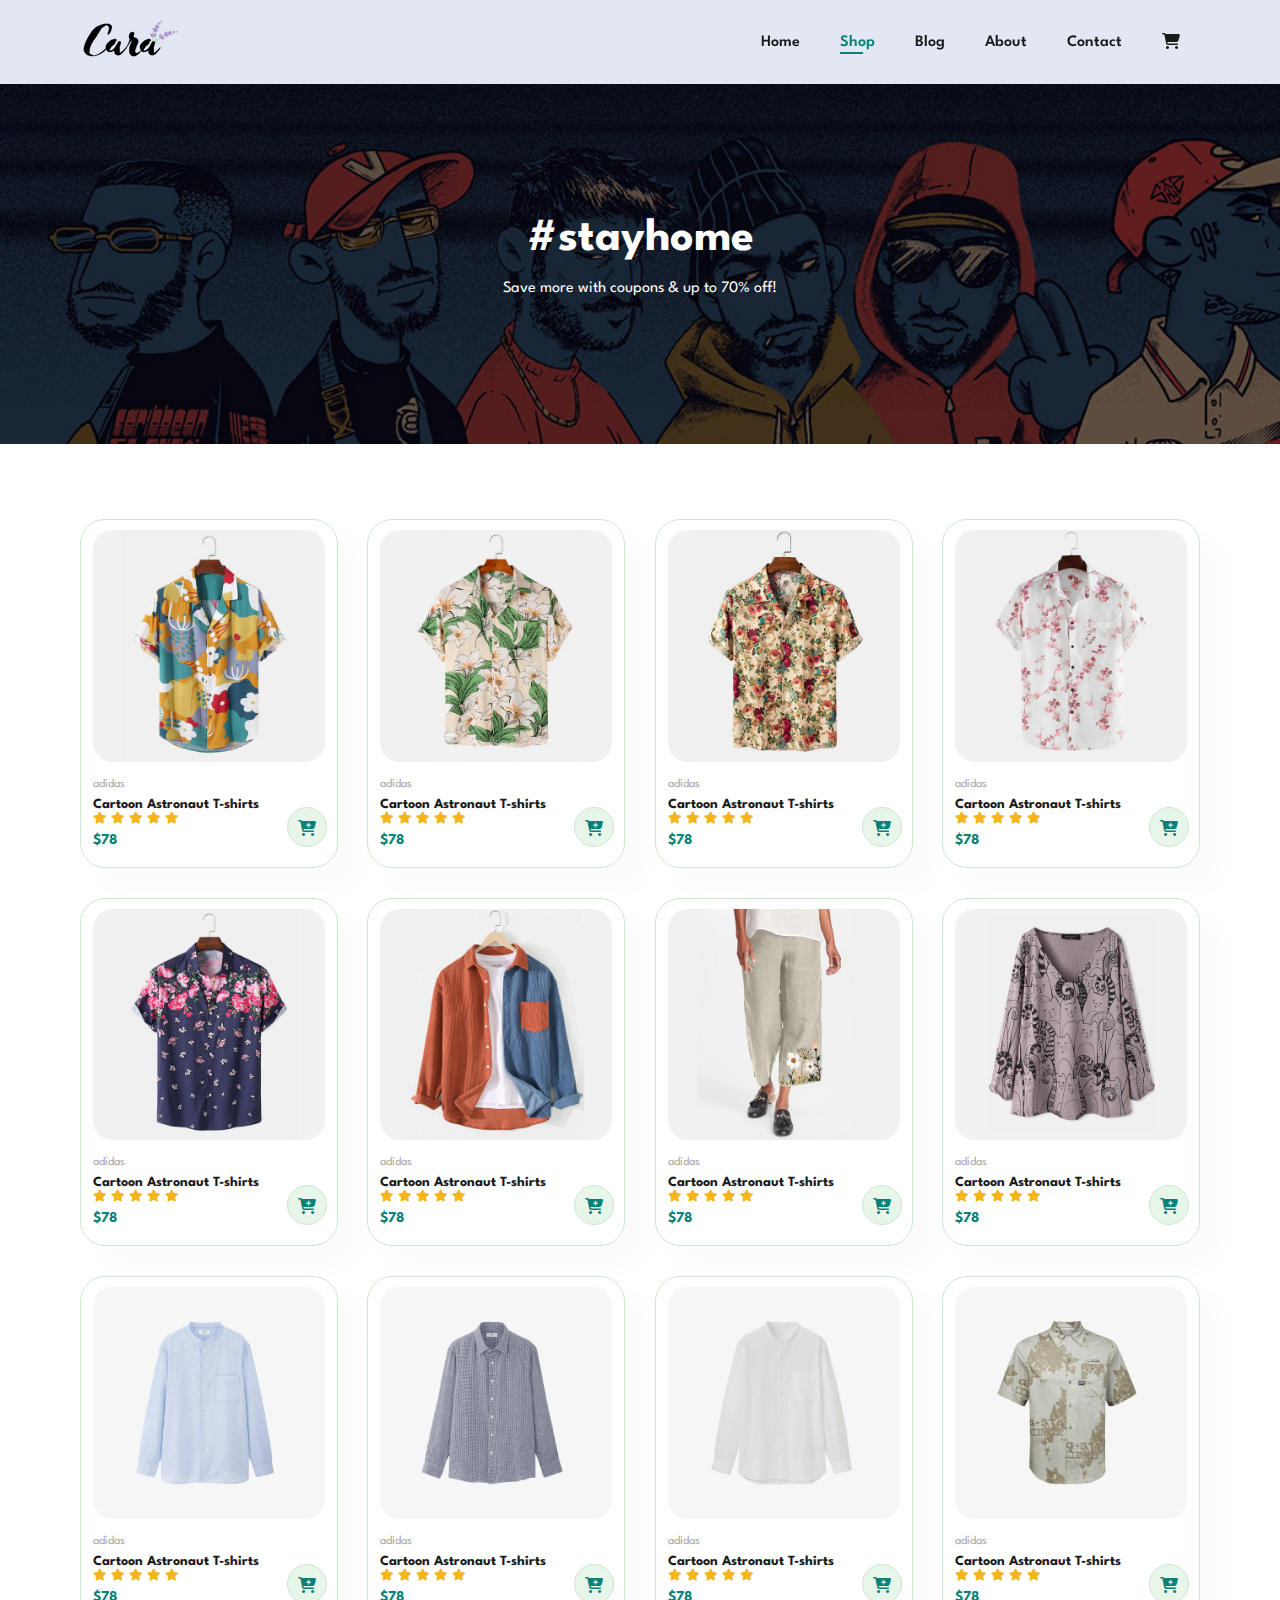
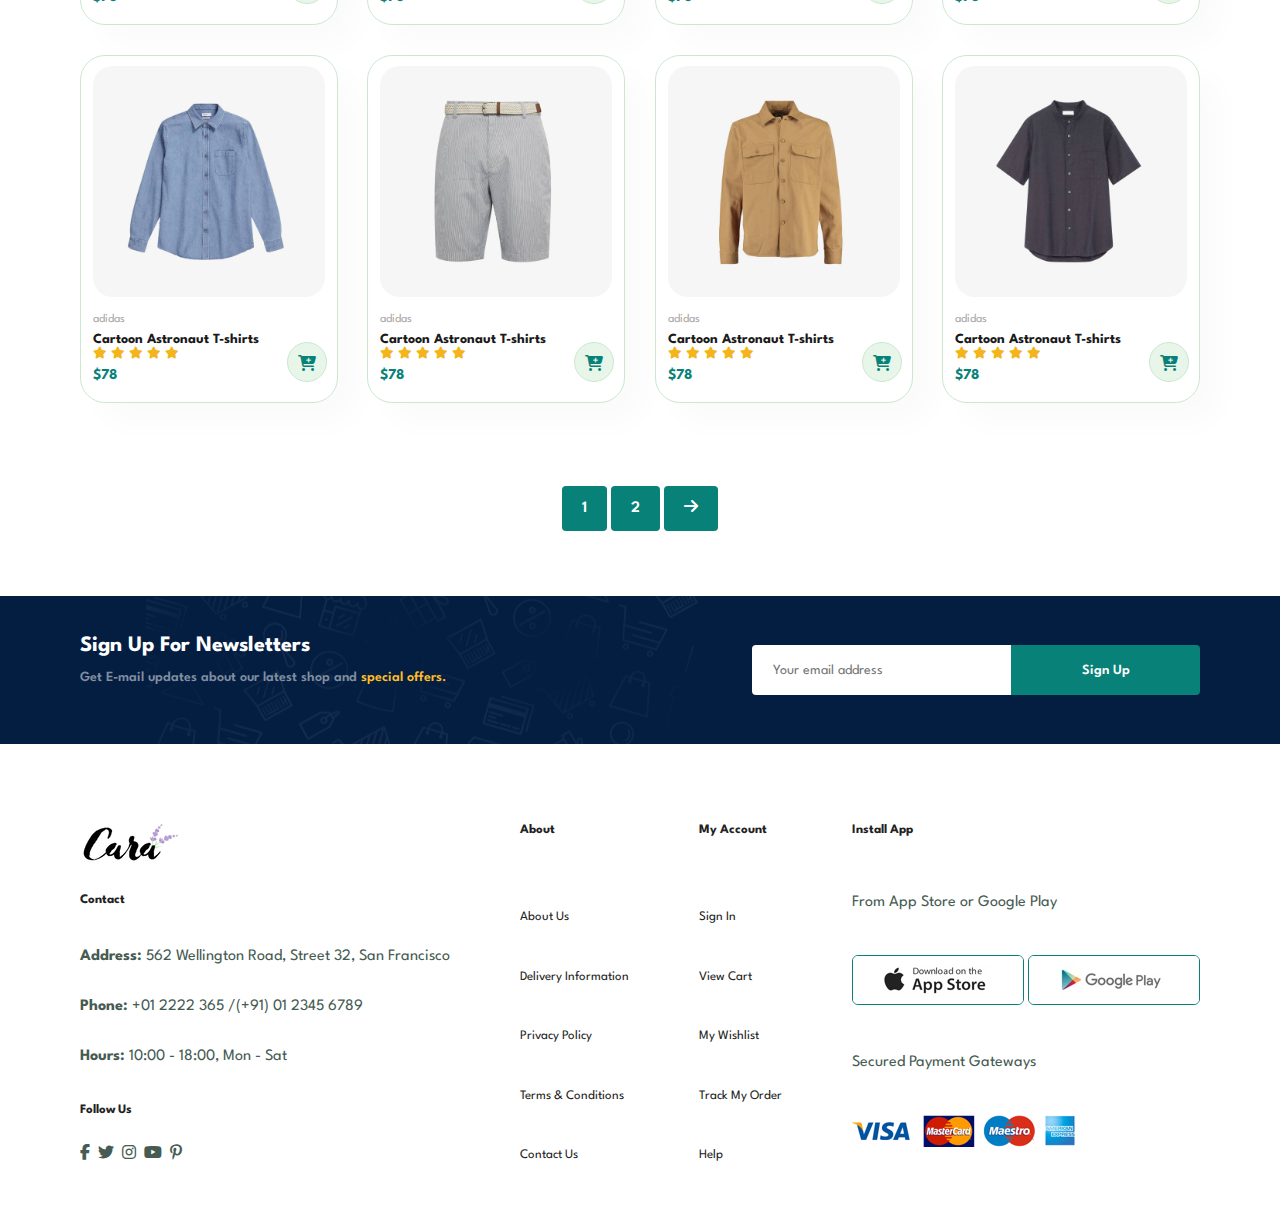
<file: shop.html>
<!DOCTYPE html>
<html lang="en">
    <head>
        <meta charset="UTF-8">
        <meta http-equiv="X-UA-Compatible" content="IE=edge">
        <meta name="viewport" content="width=device-width, initial-scale=1.0">
        <title>Shop</title>
        <link rel="stylesheet" href="style.css">
        <link rel="stylesheet" href="https://cdnjs.cloudflare.com/ajax/libs/font-awesome/6.5.1/css/all.min.css">
    </head>
    <body>
        <body>
            <section id="header">
                <a href="index.html"><img src="img/logo.png" class="logo"> </a>
                <div>
                    <ul id="navbar">
                        <li><a href="index.html">Home</a> </li>
                        <li><a class="active" href="shop.html">Shop</a> </li>
                        <li><a href="blog.html">Blog</a> </li>
                        <li><a href="about.html">About</a> </li>
                        <li><a href="contact.html">Contact</a> </li>
                        <li id="lg-bag"><a href="cart.html"><i class="fa-solid fa-cart-shopping"></i></a> </li>
                        <a href="#" id="close"><i class="fa-solid fa-xmark"></i></a>
                    </ul>
                </div>
                <div id="mobile">
                    <a href="cart.html"><i class="fa-solid fa-cart-shopping"></i></a>
                    <i id="bar" class="fa-solid fa-bars"></i>
                </div>
            </section>
            <section id="page-header">
                <h2>#stayhome</h2>
                <p>Save more with coupons & up to 70% off!</p>
            </section>
            <section id="product1" class="section-p1">
                <div class="pro-container">
                    <div class="pro" onclick="window.location.href='sproduct.html'">
                        <img src="img/products/f1.jpg" alt="">
                        <div class="des">
                            <span>adidas</span>
                            <h5>Cartoon Astronaut T-shirts</h5>
                            <div class="star">
                                <i class="fas fa-star"></i>
                                <i class="fas fa-star"></i>
                                <i class="fas fa-star"></i>
                                <i class="fas fa-star"></i>
                                <i class="fas fa-star"></i>
                            </div>
                            <h4>$78</h4>
                        </div>
                        <a href="#"><i class="fa-solid fa-cart-plus cart"></i></a>
                    </div>
                    <div class="pro">
                        <img src="img/products/f2.jpg" alt="">
                        <div class="des">
                            <span>adidas</span>
                            <h5>Cartoon Astronaut T-shirts</h5>
                            <div class="star">
                                <i class="fas fa-star"></i>
                                <i class="fas fa-star"></i>
                                <i class="fas fa-star"></i>
                                <i class="fas fa-star"></i>
                                <i class="fas fa-star"></i>
                            </div>
                            <h4>$78</h4>
                        </div>
                        <a href="#"><i class="fa-solid fa-cart-plus cart"></i></a>
                    </div>
                    <div class="pro">
                        <img src="img/products/f3.jpg" alt="">
                        <div class="des">
                            <span>adidas</span>
                            <h5>Cartoon Astronaut T-shirts</h5>
                            <div class="star">
                                <i class="fas fa-star"></i>
                                <i class="fas fa-star"></i>
                                <i class="fas fa-star"></i>
                                <i class="fas fa-star"></i>
                                <i class="fas fa-star"></i>
                            </div>
                            <h4>$78</h4>
                        </div>
                        <a href="#"><i class="fa-solid fa-cart-plus cart"></i></a>
                    </div>
                    <div class="pro">
                        <img src="img/products/f4.jpg" alt="">
                        <div class="des">
                            <span>adidas</span>
                            <h5>Cartoon Astronaut T-shirts</h5>
                            <div class="star">
                                <i class="fas fa-star"></i>
                                <i class="fas fa-star"></i>
                                <i class="fas fa-star"></i>
                                <i class="fas fa-star"></i>
                                <i class="fas fa-star"></i>
                            </div>
                            <h4>$78</h4>
                        </div>
                        <a href="#"><i class="fa-solid fa-cart-plus cart"></i></a>
                    </div>
                    <div class="pro">
                        <img src="img/products/f5.jpg" alt="">
                        <div class="des">
                            <span>adidas</span>
                            <h5>Cartoon Astronaut T-shirts</h5>
                            <div class="star">
                                <i class="fas fa-star"></i>
                                <i class="fas fa-star"></i>
                                <i class="fas fa-star"></i>
                                <i class="fas fa-star"></i>
                                <i class="fas fa-star"></i>
                            </div>
                            <h4>$78</h4>
                        </div>
                        <a href="#"><i class="fa-solid fa-cart-plus cart"></i></a>
                    </div>
                    <div class="pro">
                        <img src="img/products/f6.jpg" alt="">
                        <div class="des">
                            <span>adidas</span>
                            <h5>Cartoon Astronaut T-shirts</h5>
                            <div class="star">
                                <i class="fas fa-star"></i>
                                <i class="fas fa-star"></i>
                                <i class="fas fa-star"></i>
                                <i class="fas fa-star"></i>
                                <i class="fas fa-star"></i>
                            </div>
                            <h4>$78</h4>
                        </div>
                        <a href="#"><i class="fa-solid fa-cart-plus cart"></i></a>
                    </div>
                    <div class="pro">
                        <img src="img/products/f7.jpg" alt="">
                        <div class="des">
                            <span>adidas</span>
                            <h5>Cartoon Astronaut T-shirts</h5>
                            <div class="star">
                                <i class="fas fa-star"></i>
                                <i class="fas fa-star"></i>
                                <i class="fas fa-star"></i>
                                <i class="fas fa-star"></i>
                                <i class="fas fa-star"></i>
                            </div>
                            <h4>$78</h4>
                        </div>
                        <a href="#"><i class="fa-solid fa-cart-plus cart"></i></a>
                    </div>
                    <div class="pro">
                        <img src="img/products/f8.jpg" alt="">
                        <div class="des">
                            <span>adidas</span>
                            <h5>Cartoon Astronaut T-shirts</h5>
                            <div class="star">
                                <i class="fas fa-star"></i>
                                <i class="fas fa-star"></i>
                                <i class="fas fa-star"></i>
                                <i class="fas fa-star"></i>
                                <i class="fas fa-star"></i>
                            </div>
                            <h4>$78</h4>
                        </div>
                        <a href="#"><i class="fa-solid fa-cart-plus cart"></i></a>
                    </div>
                    <div class="pro">
                        <img src="img/products/n1.jpg" alt="">
                        <div class="des">
                            <span>adidas</span>
                            <h5>Cartoon Astronaut T-shirts</h5>
                            <div class="star">
                                <i class="fas fa-star"></i>
                                <i class="fas fa-star"></i>
                                <i class="fas fa-star"></i>
                                <i class="fas fa-star"></i>
                                <i class="fas fa-star"></i>
                            </div>
                            <h4>$78</h4>
                        </div>
                        <a href="#"><i class="fa-solid fa-cart-plus cart"></i></a>
                    </div>
                    <div class="pro">
                        <img src="img/products/n2.jpg" alt="">
                        <div class="des">
                            <span>adidas</span>
                            <h5>Cartoon Astronaut T-shirts</h5>
                            <div class="star">
                                <i class="fas fa-star"></i>
                                <i class="fas fa-star"></i>
                                <i class="fas fa-star"></i>
                                <i class="fas fa-star"></i>
                                <i class="fas fa-star"></i>
                            </div>
                            <h4>$78</h4>
                        </div>
                        <a href="#"><i class="fa-solid fa-cart-plus cart"></i></a>
                    </div>
                    <div class="pro">
                        <img src="img/products/n3.jpg" alt="">
                        <div class="des">
                            <span>adidas</span>
                            <h5>Cartoon Astronaut T-shirts</h5>
                            <div class="star">
                                <i class="fas fa-star"></i>
                                <i class="fas fa-star"></i>
                                <i class="fas fa-star"></i>
                                <i class="fas fa-star"></i>
                                <i class="fas fa-star"></i>
                            </div>
                            <h4>$78</h4>
                        </div>
                        <a href="#"><i class="fa-solid fa-cart-plus cart"></i></a>
                    </div>
                    <div class="pro">
                        <img src="img/products/n4.jpg" alt="">
                        <div class="des">
                            <span>adidas</span>
                            <h5>Cartoon Astronaut T-shirts</h5>
                            <div class="star">
                                <i class="fas fa-star"></i>
                                <i class="fas fa-star"></i>
                                <i class="fas fa-star"></i>
                                <i class="fas fa-star"></i>
                                <i class="fas fa-star"></i>
                            </div>
                            <h4>$78</h4>
                        </div>
                        <a href="#"><i class="fa-solid fa-cart-plus cart"></i></a>
                    </div>
                    <div class="pro">
                        <img src="img/products/n5.jpg" alt="">
                        <div class="des">
                            <span>adidas</span>
                            <h5>Cartoon Astronaut T-shirts</h5>
                            <div class="star">
                                <i class="fas fa-star"></i>
                                <i class="fas fa-star"></i>
                                <i class="fas fa-star"></i>
                                <i class="fas fa-star"></i>
                                <i class="fas fa-star"></i>
                            </div>
                            <h4>$78</h4>
                        </div>
                        <a href="#"><i class="fa-solid fa-cart-plus cart"></i></a>
                    </div>
                    <div class="pro">
                        <img src="img/products/n6.jpg" alt="">
                        <div class="des">
                            <span>adidas</span>
                            <h5>Cartoon Astronaut T-shirts</h5>
                            <div class="star">
                                <i class="fas fa-star"></i>
                                <i class="fas fa-star"></i>
                                <i class="fas fa-star"></i>
                                <i class="fas fa-star"></i>
                                <i class="fas fa-star"></i>
                            </div>
                            <h4>$78</h4>
                        </div>
                        <a href="#"><i class="fa-solid fa-cart-plus cart"></i></a>
                    </div>
                    <div class="pro">
                        <img src="img/products/n7.jpg" alt="">
                        <div class="des">
                            <span>adidas</span>
                            <h5>Cartoon Astronaut T-shirts</h5>
                            <div class="star">
                                <i class="fas fa-star"></i>
                                <i class="fas fa-star"></i>
                                <i class="fas fa-star"></i>
                                <i class="fas fa-star"></i>
                                <i class="fas fa-star"></i>
                            </div>
                            <h4>$78</h4>
                        </div>
                        <a href="#"><i class="fa-solid fa-cart-plus cart"></i></a>
                    </div>
                    <div class="pro">
                        <img src="img/products/n8.jpg" alt="">
                        <div class="des">
                            <span>adidas</span>
                            <h5>Cartoon Astronaut T-shirts</h5>
                            <div class="star">
                                <i class="fas fa-star"></i>
                                <i class="fas fa-star"></i>
                                <i class="fas fa-star"></i>
                                <i class="fas fa-star"></i>
                                <i class="fas fa-star"></i>
                            </div>
                            <h4>$78</h4>
                        </div>
                        <a href="#"><i class="fa-solid fa-cart-plus cart"></i></a>
                    </div>
                </div>
            </section>
            <section id="pagination" class="section-p1">
                <a href="#">1</a>
                <a href="#">2</a>
                <a href="#"><i class="fa-solid fa-arrow-right"></i></a>
            </section>
            <section id="newsletter" class="section-p1 section-m1">
                <div class="newstext">
                    <h4>Sign Up For Newsletters</h4>
                    <p>Get E-mail updates about our latest shop and <span>special offers.</span></p>
                </div>
                <div class="form">
                    <input type="text" placeholder="Your email address">
                    <button class="normal">Sign Up</button>
                </div>
            </section>
            <footer class="section-p1">
                <div class="col">
                    <img class="logo" src="img/logo.png" alt="logo">
                    <h4>Contact</h4>
                    <p><strong>Address:</strong> 562 Wellington Road, Street 32, San Francisco</p>
                    <p><strong>Phone:</strong> +01 2222 365 /(+91) 01 2345 6789</p>
                    <p><strong>Hours:</strong> 10:00 - 18:00, Mon - Sat</p>
                    <div class="follow">
                        <h4>Follow Us</h4>
                        <div class="icon">
                            <i class="fab fa-facebook-f"></i>
                            <i class="fab fa-twitter"></i>
                            <i class="fab fa-instagram"></i>
                            <i class="fab fa-youtube"></i>
                            <i class="fab fa-pinterest-p"></i>
                        </div>
                    </div>
                </div>
                <div class="col">
                    <h4>About</h4>
                    <a href="#">About Us</a>
                    <a href="#">Delivery Information</a>
                    <a href="#">Privacy Policy</a>
                    <a href="#">Terms & Conditions</a>
                    <a href="#">Contact Us</a>
                </div>
                <div class="col">
                    <h4>My Account</h4>
                    <a href="#">Sign In</a>
                    <a href="#">View Cart</a>
                    <a href="#">My Wishlist</a>
                    <a href="#">Track My Order</a>
                    <a href="#">Help</a>
                </div>
                <div class="col install">
                    <h4>Install App</h4>
                    <p>From App Store or Google Play</p>
                    <div class="row">
                        <img src="img/pay/app.jpg" alt="">
                        <img src="img/pay/play.jpg" alt="">
                    </div>
                    <p>Secured Payment Gateways</p>
                    <img src="img/pay/pay.png">
                </div>
            </footer>
            <script src="script.js"></script>
        </body>
    </body>
</html>
</file>
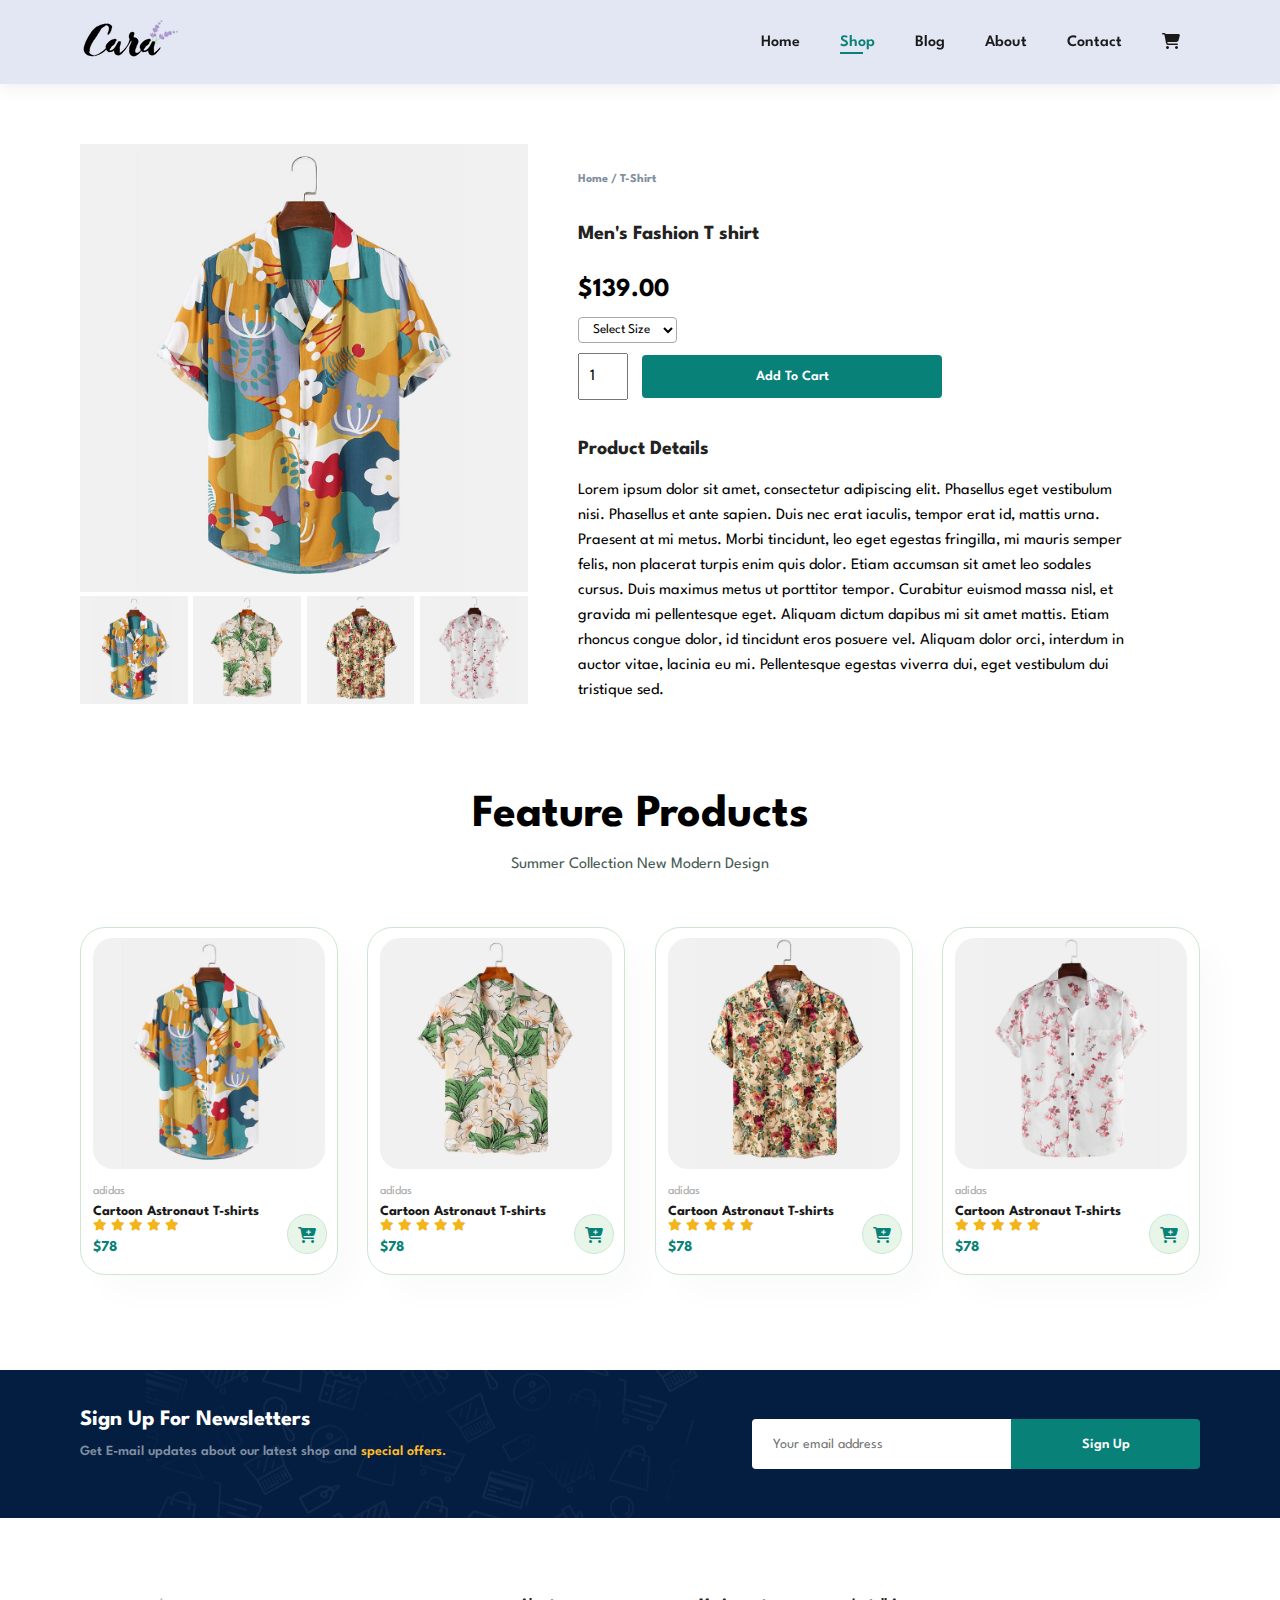
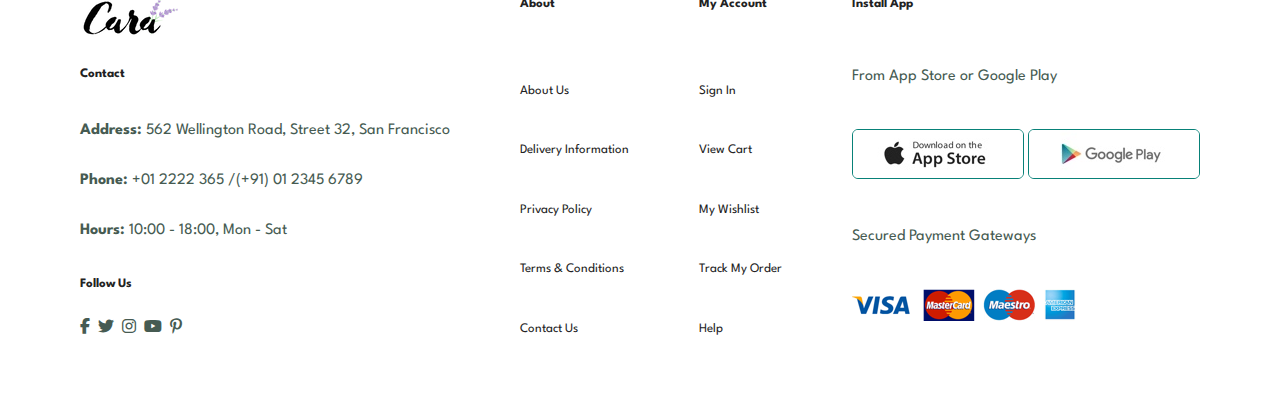
<file: sproduct.html>
<!DOCTYPE html>
<html lang="en">
  <head>
    <meta charset="UTF-8">
    <meta http-equiv="X-UA-Compatible" content="IE=edge">
    <meta name="viewport" content="width=device-width, initial-scale=1.0">
    <title>Home</title>
    <link rel="stylesheet" href="style.css">
    <link rel="stylesheet" href="https://cdnjs.cloudflare.com/ajax/libs/font-awesome/6.5.1/css/all.min.css">
  </head>
  <body>
    <body>
      <section id="header">
        <a href="index.html"><img src="img/logo.png" class="logo"> </a>
        <div>
          <ul id="navbar">
            <li><a href="index.html">Home</a> </li>
            <li><a class="active" href="shop.html">Shop</a> </li>
            <li><a href="blog.html">Blog</a> </li>
            <li><a href="about.html">About</a> </li>
            <li><a href="contact.html">Contact</a> </li>
            <li id="lg-bag"><a href="cart.html"><i class="fa-solid fa-cart-shopping"></i></a> </li>
            <a href="#" id="close"><i class="fa-solid fa-xmark"></i></a>
          </ul>
        </div>
        <div id="mobile">
          <a href="cart.html"><i class="fa-solid fa-cart-shopping"></i></a>
          <i id="bar" class="fa-solid fa-bars"></i>
        </div>
      </section>

      <section id="prodetails" class="section-p1">
        <div class="single-pro-image">
          <img src="img/products/f1.jpg" width="100%" id="MainImg" alt="">

          <div class="small-img-group">
            <div class="small-img-col">
              <img src="img/products/f1.jpg" width="100%" class="small-img" alt="">
            </div>
            <div class="small-img-col">
              <img src="img/products/f2.jpg" width="100%" class="small-img" alt="">
            </div>
            <div class="small-img-col">
              <img src="img/products/f3.jpg" width="100%" class="small-img" alt="">
            </div>
            <div class="small-img-col">
              <img src="img/products/f4.jpg" width="100%" class="small-img" alt="">
            </div>
          </div>
        </div>
        <div class="single-pro-details">
          <h6>Home / T-Shirt</h6>
          <h4>Men's Fashion T shirt</h4>
          <h2>$139.00</h2>
          <select>
            <option>Select Size</option>
            <option>XL</option>
            <option>XXL</option>
            <option>Small</option>
            <option>Large</option>
          </select>
          <input type="number" value="1">
          <button class="normal">Add To Cart</button>
          <h4>Product Details</h4>
          <span>Lorem ipsum dolor sit amet, consectetur adipiscing elit. Phasellus eget vestibulum nisi. Phasellus et ante sapien. Duis nec erat iaculis, tempor erat id, mattis urna. Praesent at mi metus. Morbi tincidunt, leo eget egestas fringilla, mi mauris semper felis, non placerat turpis enim quis dolor. Etiam accumsan sit amet leo sodales cursus. Duis maximus metus ut porttitor tempor. Curabitur euismod massa nisl, et gravida mi pellentesque eget. Aliquam dictum dapibus mi sit amet mattis. Etiam rhoncus congue dolor, id tincidunt eros posuere vel. Aliquam dolor orci, interdum in auctor vitae, lacinia eu mi. Pellentesque egestas viverra dui, eget vestibulum dui tristique sed.</span>
        </div>
      </section>

      <section id="product1" class="section-p1">
        <h2>Feature Products</h2>
        <p>Summer Collection New Modern Design</p>
        <div class="pro-container">
          <div class="pro">
            <img src="img/products/f1.jpg" alt="">
            <div class="des">
              <span>adidas</span>
              <h5>Cartoon Astronaut T-shirts</h5>
              <div class="star">
                <i class="fas fa-star"></i>
                <i class="fas fa-star"></i>
                <i class="fas fa-star"></i>
                <i class="fas fa-star"></i>
                <i class="fas fa-star"></i>
              </div>
              <h4>$78</h4>
            </div>
            <a href="#"><i class="fa-solid fa-cart-plus cart"></i></a>
          </div>
          <div class="pro">
            <img src="img/products/f2.jpg" alt="">
            <div class="des">
              <span>adidas</span>
              <h5>Cartoon Astronaut T-shirts</h5>
              <div class="star">
                <i class="fas fa-star"></i>
                <i class="fas fa-star"></i>
                <i class="fas fa-star"></i>
                <i class="fas fa-star"></i>
                <i class="fas fa-star"></i>
              </div>
              <h4>$78</h4>
            </div>
            <a href="#"><i class="fa-solid fa-cart-plus cart"></i></a>
          </div>
          <div class="pro">
            <img src="img/products/f3.jpg" alt="">
            <div class="des">
              <span>adidas</span>
              <h5>Cartoon Astronaut T-shirts</h5>
              <div class="star">
                <i class="fas fa-star"></i>
                <i class="fas fa-star"></i>
                <i class="fas fa-star"></i>
                <i class="fas fa-star"></i>
                <i class="fas fa-star"></i>
              </div>
              <h4>$78</h4>
            </div>
            <a href="#"><i class="fa-solid fa-cart-plus cart"></i></a>
          </div>
          <div class="pro">
            <img src="img/products/f4.jpg" alt="">
            <div class="des">
              <span>adidas</span>
              <h5>Cartoon Astronaut T-shirts</h5>
              <div class="star">
                <i class="fas fa-star"></i>
                <i class="fas fa-star"></i>
                <i class="fas fa-star"></i>
                <i class="fas fa-star"></i>
                <i class="fas fa-star"></i>
              </div>
              <h4>$78</h4>
            </div>
            <a href="#"><i class="fa-solid fa-cart-plus cart"></i></a>
          </div>
        </div>
      </section>

      <section id="newsletter" class="section-p1 section-m1">
        <div class="newstext">
          <h4>Sign Up For Newsletters</h4>
          <p>Get E-mail updates about our latest shop and <span>special offers.</span></p>
        </div>
        <div class="form">
          <input type="text" placeholder="Your email address">
          <button class="normal">Sign Up</button>
        </div>
      </section>
      <footer class="section-p1">
        <div class="col">
          <img class="logo" src="img/logo.png" alt="logo">
          <h4>Contact</h4>
          <p><strong>Address:</strong> 562 Wellington Road, Street 32, San Francisco</p>
          <p><strong>Phone:</strong> +01 2222 365 /(+91) 01 2345 6789</p>
          <p><strong>Hours:</strong> 10:00 - 18:00, Mon - Sat</p>
          <div class="follow">
            <h4>Follow Us</h4>
            <div class="icon">
              <i class="fab fa-facebook-f"></i>
              <i class="fab fa-twitter"></i>
              <i class="fab fa-instagram"></i>
              <i class="fab fa-youtube"></i>
              <i class="fab fa-pinterest-p"></i>
            </div>
          </div>
        </div>
        <div class="col">
          <h4>About</h4>
          <a href="#">About Us</a>
          <a href="#">Delivery Information</a>
          <a href="#">Privacy Policy</a>
          <a href="#">Terms & Conditions</a>
          <a href="#">Contact Us</a>
        </div>
        <div class="col">
          <h4>My Account</h4>
          <a href="#">Sign In</a>
          <a href="#">View Cart</a>
          <a href="#">My Wishlist</a>
          <a href="#">Track My Order</a>
          <a href="#">Help</a>
        </div>
        <div class="col install">
          <h4>Install App</h4>
          <p>From App Store or Google Play</p>
          <div class="row">
            <img src="img/pay/app.jpg" alt="">
            <img src="img/pay/play.jpg" alt="">
          </div>
          <p>Secured Payment Gateways</p>
          <img src="img/pay/pay.png">
        </div>
      </footer>
      <script>
        var MainImg = document.getElementById("MainImg");
        var smallImg = document.getElementsByClassName("small-img");
        // click on small image, replace that small image with main image
        // small image column is an array bc we get it by class name
        smallImg[0].onclick = function (){
          MainImg.src = smallImg[0].src;
        }
        smallImg[1].onclick = function (){
          MainImg.src = smallImg[1].src;
        }
        smallImg[2].onclick = function (){
          MainImg.src = smallImg[2].src;
        }
        smallImg[3].onclick = function (){
          MainImg.src = smallImg[3].src;
        }

      </script>
      <script src="script.js"></script>
    </body>
  </body>
</html>
</file>
<file: style.css>
@import url('https://fonts.googleapis.com/css2?family=League+Spartan:wght@400;700&display=swap');

*{
    margin: 0;
    padding: 0;
    box-sizing: border-box;
    font-family: 'League Spartan', sans-serif;
}

h1{
    font-size: 50px;
    line-height: 64px;
    color: black;
}

h2{
    font-size: 46px;
    line-height: 54px;
    color: black;
}

h4{
    font-size: 20px;
    color: #222;
}

h6{
    font-weight: 700;
    font-size: 12px;
}

p{
    font-size: 16px;
    color: #465b52;
    margin: 15px 0 20px  0;
}

.section-p1{
    padding: 40px 80px;
}

.section-m1 {
    margin: 40px 0;
}

body {
    width: 100%;
}

button.normal {
    font-size: 14px;
    font-weight: 600;
    padding: 15px 30px;
    color: black;
    background-color: white;
    border-radius: 4px;
    cursor:pointer;
    border: none;
    outline: none;
    transition: 0.2s;
    width: 300px;
}


/* Header Start */
#header{
    display:flex;
    align-items: center;
    justify-content: space-between;
    padding: 20px 80px;
    background: #E3E6F3;
    box-shadow: 0 5px 15px rgba(0, 0, 0, 0.06);
    z-index: 999;
    top: 0;
    position: sticky;
    top: 0;
    left: 0;
}

#navbar{
    display: flex;
    align-items: center;
    justify-content: center;
}

#navbar li{
    list-style: none;
    padding: 0 20px;
    position: relative;
}

#navbar li a{
    text-decoration: none;
    font-size: 16px;
    font-weight: 600;
    color: #1a1a1a;
    transition: 0.3s ease;
}

#navbar li a:hover,
#navbar li a.active{
    color: #088178;
}

#navbar li a.active::after,
#navbar li a:hover::after {
    content: "";
    width: 30%;
    height: 2px;
    background: #088178;
    position:absolute;   /* absolute used inside child element, will need to add relative to parent element */
    bottom: -4px;
    left: 20px;
}

#mobile{
    display: none;
    align-items: center;
}

#close{
    display: none;
}

/* Hero section */
#hero{
    background-image: url("img/hero4.png");
    height: 90vh;
    width: 100%;
    background-size: cover;
    background-position: top 25% right 0;
    padding: 0 80px;
    display: flex;
    flex-direction: column;
    align-items: flex-start;
    justify-content: center;
}

#hero h4{
    padding-bottom: 15px;
}

#hero h1{
    color: #088178;
}

#hero button{
    background-image: url("img/button.png");
    background-color: transparent;
    background-position: center;
    color: #088178;
    border:0;
    padding:14px 80px 14px 65px;
    background-repeat: no-repeat;
    cursor:pointer;
    font-weight: 700;
    font-size: 15px;
}

/* features section */
#feature{
    display: flex;
    align-items: center;
    justify-content: space-between;
    padding: 25px 15px;
    flex-wrap: wrap;
}
#feature .fe-box{
    width: 180px;
    text-align: center;
    padding:25px 15px;
    box-shadow: 20px 20px 34px rgb(0,0,0,0.03);
    border:1px solid #cce7d0;
    border-radius: 4px;
    margin: 15px 0;
}

#feature .fe-box:hover{
    box-shadow: 10px 10px 54px rgb(70,62,221,0.1);
}

#feature .fe-box img{
    width:100%;
    margin-bottom: 10px;
}

#feature .fe-box h6{
    display: inline-block;
    padding: 9px 8px 6px 8px;
    line-height: 1;
    border-radius: 4px;
    color: #088178;
    background-color: #fddde4;
}

#feature .fe-box:nth-child(2) h6{
    background-color: #cdebbc;
}

#feature .fe-box:nth-child(3) h6{
    background-color: #d1e8f2;
}

#feature .fe-box:nth-child(4) h6{
    background-color: #cdd4f8;
}

#feature .fe-box:nth-child(5) h6{
    background-color: #f6dbf6;
}

#feature .fe-box:nth-child(6) h6{
    background-color: #fff2e5;
}

#product1{
    text-align: center;
}

#product1 .pro-container{
    display: flex;
    justify-content: space-between;
    padding-top: 20px;
    flex-wrap: wrap;
}

#product1 .pro{
    width: 23%;
    min-width: 250px;
    padding: 10px 12px;
    border: 1px solid #cce7d0;
    border-radius: 25px;
    cursor: pointer;
    box-shadow: 20px 20px 30px rgba(0, 0, 0, 0.02);
    margin: 15px 0;
    transition: 0.2s ease;
    position: relative;
}

#product1 .pro:hover{
    box-shadow: 20px 20px 30px rgba(0, 0, 0, 0.06);
}

#product1 .pro img{
    width: 100%;
    border-radius: 20px;
}

#product1 .pro .des{
    text-align: start;
    padding: 10px 0;
}

#product1 .pro .des span{
    color: darkgray;
    font-size: 12px;
}

#product1 .pro .des h5{
    padding-top: 7px;
    color: #1a1a1a;
    font-size: 14px;
}

#product1 .pro .des i{
    font-size: 12px;
    color:rgb(243, 181, 25)
}

#product1 .pro .des h4{
    padding-top: 7px;
    font-size: 15px;
    font-weight: 700;
    color: #088178;
}

#product1 .pro .cart{
    width: 40px;
    height: 40px;
    line-height:40px;
    border-radius: 50px;
    background-color: #e8f6ea;
    color: #088178;
    border: 1px solid #cce7d0;
    position: absolute;
    bottom: 20px;
    right: 10px;
}

#banner {
    display: flex;
    flex-direction: column;
    justify-content: center;
    text-align: center;
    background: url("img/banner/b2.jpg");
    width: 100%;
    height: 40vh;
    background-size: cover;
    background-position: center;
    align-items: center;
}

#banner h4 {
    color: #fff;
    font-size: 16px;
}

#banner h2 {
    color: #fff;
    font-size: 30px;
    padding: 10px 0;
}

#banner span {
    color: #ef3636;
}



#banner button:hover {
    background-color: #088178;
    color: white;
}

#sm-banner .banner-box{
    display: flex;
    flex-direction: column;
    justify-content: center;
    align-items: flex-start;
    background: url("img/banner/b17.jpg");
    min-width: 580px;
    height: 50vh;
    background-size: cover;
    background-position: center;
    padding: 30px;
}

#sm-banner{
    display: flex;
    justify-content: space-between;
    flex-wrap: wrap;
}

#sm-banner h4{
    color: white;
    font-size: 20px;
    font-weight: 300;
}

#sm-banner h2{
    color: white;
    font-size: 28px;
    font-weight: 800;
}

#sm-banner span{
    color: white;
    font-size: 14px;
    font-weight: 500;
    padding-bottom: 15px;
}

button.white {
    font-size: 13px;
    font-weight: 600;
    padding: 11px 18px;
    color: white;
    background-color: transparent;
    cursor:pointer;
    border: 1px solid white;
    outline: none;
    transition: 0.2s;
}

#sm-banner .banner-box:hover button{
    background-color: #088178;
    border: 1px solid #088178;
}

#sm-banner .banner-box2{
    display: flex;
    flex-direction: column;
    justify-content: center;
    align-items: flex-start;
    background: url("img/banner/b10.jpg");
    min-width: 580px;
    height: 50vh;
    background-size: cover;
    background-position: center;
    padding: 30px;
}

#banner3 .banner-box{
    display: flex;
    flex-direction: column;
    justify-content: center;
    align-items: flex-start;
    background: url("img/banner/b7.jpg");
    min-width: 30%;
    height: 30vh;
    background-size: cover;
    background-position: center;
    padding: 20px;
    margin-bottom: 20px;
}

#banner3 {
    display: flex;
    justify-content: space-between;
    flex-wrap: wrap;
    padding: 0 80px;
}

#banner3 .banner-box{
    display: flex;
    flex-direction: column;
    justify-content: center;
    align-items: flex-start;
    background: url("img/banner/b7.jpg");
    min-width: 30%;
    height: 30vh;
    background-size: cover;
    background-position: center;
    padding: 20px;
    margin-bottom: 20px;
}

#banner3 .banner-box2{
    display: flex;
    flex-direction: column;
    justify-content: center;
    align-items: flex-start;
    background: url("img/banner/b4.jpg");
    min-width: 30%;
    height: 30vh;
    background-size: cover;
    background-position: center;
    padding: 20px;
    margin-bottom: 20px;
}

#banner3 .banner-box3{
    display: flex;
    flex-direction: column;
    justify-content: center;
    align-items: flex-start;
    background: url("img/banner/b18.jpg");
    min-width: 30%;
    height: 30vh;
    background-size: cover;
    background-position: center;
    padding: 20px;
    margin-bottom: 20px;
}

#banner3 h2{
    color: white;
    font-weight: 900;
    font-size: 22px;
}

#banner3 h3{
    color: #ec544e;
    font-weight: 800;
    font-size: 15px;
}

#newsletter{
    display: flex;
    justify-content: space-between;
    flex-wrap: wrap;
    align-items: center;
    background-image: url("img/banner/b14.png") ;
    background-repeat: no-repeat;
    background-position: 20% 30%;
    background-color: #041e42;
}

#newsletter h4{
    font-size: 22px;
    font-weight: 700;
    color: white;
}

#newsletter p{
    font-size: 14px;
    font-weight: 600;
    color: #818ea0;
}

#newsletter p span{
    color: #ffbd27;
}

#newsletter .form {
    display: flex;
    width: 40%;
}
#newsletter input{
    height: 3.125rem;
    padding: 0 1.25rem;
    font-size: 14px;
    width: 100%;
    border: 1px solid transparent;
    border-radius: 4px;
    outline: none;
    border-top-right-radius: 0;
    border-bottom-right-radius: 0;
}

#newsletter button{
    background-color: #088178;
    color: white;
    white-space: nowrap;
    border-top-left-radius: 0;
    border-bottom-left-radius: 0;
}

footer{
    display:flex;
    justify-content: space-between;
    flex-wrap: wrap;
}

footer .col{
    display:flex;
    flex-direction: column;
    justify-content: space-between;
    align-items: flex-start;
    margin-bottom: 20px;
}

footer .follow i:hover, footer a:hover{
    color: #088178;
}

footer a{
    text-decoration: none;
    font-size: 13px;
    color: #222;
    margin-bottom: 1px;
}

footer .logo {
    margin-bottom: 30px;
}

footer h4{
    font-size: 14px;
    padding-bottom: 20px;
}

footer h4{
    font-size: 13px;
    margin: 0 0 8px 0;
}

footer .follow{
    margin-top: 20px;
}

footer .follow i{
    color: #465b52;
    padding-right: 4px;
    cursor: pointer;
}

footer .install .row img{
    border: 1px solid #088178;
    border-radius: 6px;
}

footer .install img{
    margin: 10px 0 15px 0;
}

/* SHOP PAGE */
#page-header{
    background-image: url("img/banner/b1.jpg");
    height: 40vh;
    width: 100%;
    background-size: cover;
    display: flex;
    justify-content: center;
    text-align: center;
    flex-direction: column;
    padding: 14px;
}

#page-header h2, #page-header p{
    color: white;
}

#pagination{
    text-align: center;
}

#pagination a{
    text-decoration: none;
    background-color: #088178;
    padding: 15px 20px;
    border-radius: 4px;
    color: white;
    font-weight: 600;
}

#pagination i{
    font-size: 16px;
    font-weight: 600;
}

/* Single Product */
#prodetails{
    display: flex;
    margin-top: 20px;
}

#prodetails .single-pro-image{
    width: 40%;
    margin-right: 50px;
}

.small-img-group{
    display: flex;
    justify-content: space-between;
}

.small-img-col{
    flex-basis: 24%;
    cursor: pointer;
}

#prodetails .single-pro-details{
    width: 50%;
    padding-top: 30px;
}

#prodetails .single-pro-details h6 {
    color: #818ea0;
}

#prodetails .single-pro-details h4{
    padding: 40px 0 20px 0;
}

#prodetails .single-pro-details h2{
    font-size: 26px;
}

#prodetails .single-pro-details select{
    display: block;
    padding: 5px 10px;
    margin-bottom: 10px;
    background-color: white;
    border: 1px solid darkgray;
    border-radius: 4px;
}

#prodetails .single-pro-details input {
    width: 50px;
    height: 47px;
    padding-left: 10px;
    font-size: 16px;
    margin-right: 10px;
}
#prodetails .single-pro-details input:focus{
    outline: none;
}

#prodetails .single-pro-details button{
    background-color: #088178;
    color: white;
}

#prodetails .single-pro-details span{
    line-height: 25px   ;
}

/* blog page */
#page-header.blog-header{
    background-image: url("img/banner/b19.jpg");
}

#blog{
    padding: 150px 150px 0 150px;
}

#blog .blog-box{
    display: flex;
    align-items: center;
    width: 100%;
    position: relative;
    padding-bottom: 90px;
}

#blog .blog-img{
    width: 50%;
    margin-right: 40px;
}

#blog img{
    width: 100%;
    height: 300px;
    object-fit: cover;
}

#blog .blog-details{
    width: 50%;
}

#blog .blog-details a{
    text-decoration: none;
    font-size: 11px;
    color: black;
    font-weight: 700;
    position: relative;
    transition: 0.3s;
}

#blog .blog-details a::after{
    content: "";
    width: 50px;
    height: 1px;
    background-color: black;
    position: absolute;
    top: 4px;
    right: -60px;
}

#blog .blog-details a:hover{
    color: #088178;
}

#blog .blog-details a:hover::after{
    background-color: #088178;
    transition: 0.3s;
}

#blog .blog-box h1{
    position: absolute;
    top: -45px;
    left: 0;
    font-size: 70px;
    font-weight: 700;
    color: #c9cbce;
    z-index: -999;
}

/* about page */
#page-header.about-header{
    background-image: url("img/about/banner.png");
}

#about-head{
    display: flex;
    align-items: center;
}

#about-head img{
    width: 50%;
    height: auto;
}

#about-head div{
    padding-left: 40px;
}

#about-app h1{
    text-align: center;
}

#about-app a{
    text-decoration: none;
}

#about-app .video{
    width: 70%;
    height: 100%;
    margin: 30px auto 0 auto;
}

#about-app .video video{
    width: 100%;
    height: 100%;
    border-radius: 20px;
}

/* Contact page */
#contact-details {
    display: flex;
    align-items: center;
    justify-content: space-between;
}

#details{
    width: 40%;
}

#details span,
#form-details form span{
    font-size: 12px;
}

#details h2,
#form-details form h2   {
    font-size: 26px;
    line-height: 35px;
    padding: 20px 0;
}

#details h3{
    font-size: 16px;
    padding-bottom: 15px;
}

#contact-details li{
    list-style: none;
    padding: 10px 0;
    display: flex;
}

#contact-details li i{
    font-size: 14px;
    padding-right: 22px;
}

#contact-details li p{
    margin:0;
    font-size: 14px;
}

#contact-details .map{
    width: 55%;
    height: 400px;
}

#contact-details .map iframe{
    width: 100%;
    height: 100%;
}

#form-details{
    display: flex;
    justify-content: space-between;
    margin: 30px;
    padding: 80px;
    border: 1px solid #e1e1e1;
}

#form-details form{
    width: 65%;
    display: flex;
    flex-direction: column;
    align-items: flex-start;
}

#form-details form input,
#form-details form textarea{
    width: 100%;
    padding: 12px 15px;
    outline: none;
    margin-bottom: 20px;
    border: 1px solid #e1e1e1;
}

#form-details button{
    background-color: #088178;
    color: white;
}

#form-details .people div{
    padding-bottom: 25px;
    display: flex;
    align-items: flex-start;
}

#form-details .people div img{
    width: 65px;
    height: 65px;
    object-fit: cover;
    margin-right: 15px;
}

#form-details .people div p{
    margin: 0;
    font-size: 13px;
    line-height: 25px;
}

#form-details .people div p span{
    display: block;
    font-size: 16px;
    font-weight: 600;
    color:black;
}

/* cart page */
#cart{
    overflow-x: auto;
}
#cart table{
    width: 100%;
    border-collapse: collapse;
    table-layout: fixed;
    white-space: nowrap;
}

#cart table thead{
    border: 1px solid #e2e9e1;
    border-left: none;
    border-right: none;
}

#cart table thead td{
    font-weight: 700;
    text-transform: uppercase;
    font-size: 13px;
    padding: 18px 0;
}

#cart table tbody tr td{
    padding-top: 15px;
}

#cart table tbody td{
    font-size: 13px;
}

#cart table img{
    width: 70px;
}

#cart table td:nth-child(1){
    width:100px;
    text-align: center;
}

#cart table td:nth-child(2){
    width:150px;
    text-align: center;
}

#cart table td:nth-child(3){
    width:250px;
    text-align: center;
}

#cart table td:nth-child(4),
#cart table td:nth-child(5),
#cart table td:nth-child(6){
    width:150px;
    text-align: center;
}

#cart table td:nth-child(5) input{
    width: 70px;
    padding: 10px 5px 10px 15px;
}

#cart-add{
    display: flex;
    flex-wrap: wrap;
    justify-content: space-between;
}

#coupon {
    width: 50%;
    margin-bottom: 30px;
}

#coupon div{
    display: flex;
}

#coupon h3,
#subtotal h3{
    padding-bottom: 15px;
}

#coupon input{
    padding: 10px 20px;
    outline: none;
    width: 60%;
    margin-right: 10px;
    border: 1px solid #e2e9e1;
}

#coupon button{
    background-color: #088178;
    color: white;
    padding: 12px 20px;
    width: 100px;
}

#subtotal{
    width: 50%;
    margin-bottom: 30px;
    border: 1px solid #e2e9e1;
    padding: 30px;
}

#subtotal table{
    border-collapse: collapse;   /*adjacent cells share same border */
    width: 100%;
    margin-bottom: 20px;
}

#subtotal table td{
    width: 50%;
    border: 1px solid #e2e9e1;
    padding: 10px;
    font-size: 13px;
}

#subtotal button{
    background-color: #088178;
    color: white;
    padding: 12px 20px;
}

/* Start Media Query */
@media (max-width: 820px) {
    .section-p1{
        padding: 40px 40px;
    }
    #navbar {
        display: flex;
        align-items: flex-start;
        justify-content: flex-start;
        flex-direction: column;
        position: fixed;
        top: 0;
        right: -300px;
        height: 100vh;
        width: 300px;
        background-color: #E3E6F3;
        box-shadow: 0 40px 60px rgba(0, 0, 0, 0.1);
        padding: 80px 0 0 10px;
        transition: 0.3s;
    }

    #navbar.active{
        right: 0px;
    }

    #navbar li{
        margin-bottom: 25px;
    }

    #mobile{
        display: flex;
        align-items: center;
    }

    #mobile i{
        color: #1a1a1a;
        font-size: 24px;
        padding-left: 20px;
    }

    #close{
        display: initial;
        position: absolute;
        top: 30px;
        left: 30px;
        color: #222222;
        font-size: 24px;
    }

    #lg-bag{
        display: none;
    }

    #hero {
        height: 70vh;
        padding: 0 80px;
        background-position: top 30% right 30%;
    }

    #feature {
        justify-content: center;
    }

    #feature .fe-box {
        margin: 15px 15px;
    }

    #product1 .pro-container {
        justify-content: center;
    }

    #product1 .pro {
        margin: 15px;
    }

    #banner {
        height: 20vh;
    }

    #sm-banner .banner-box {
        min-width: 100%;
        height: 30vh;
    }

    #banner3 {
        padding: 0 40px;
    }

    #banner3 .banner-box {
        width: 28%;
    }

    #newsletter .form {
        width: 70%;
    }

    /* single product page */
    #prodetails .single-pro-details input {
        margin-bottom: 10px;
    }

    /* contact pag */
    #form-details {
        padding: 40px;
    }

    #form-details form {
        width: 50%;
    }
}

@media (max-width: 477px){
    .section-p1 {
        padding: 20px 20px;
    }
    #header {
        padding: 10px 30px;
    }
    #hero {
        padding: 0 20px;
        background-position: 60%;
    }
    h2 {
        font-size: 32px;
    }
    h1 {
        font-size: 38px;
    }
    #feature .fe-box {
        width: 155px;
        margin: 0 0 15px 0;
    }
    #feature {
        justify-content: space-around;
    }
    #product1 .pro {
        width: 100%;
    }
    #banner {
        height: 40vh;
    }
    #banner h2{
        padding: 10px 5px;
    }
    #sm-banner .banner-box {
        height: 40vh;
    }
    #sm-banner .banner-box2 {
        margin-top: 20px;
    }
    #banner3 {
        padding: 0 20px;
    }
    #banner3 .banner-box {
        width: 100%;
    }
    #newsletter {
        padding: 40px 20px;
    }
    #newsletter .form {
        width: 100%;
    }

    /* single product */
    #prodetails {
        display: flex;
        flex-direction: column;
    }

    #prodetails .single-pro-image {
        width: 100%;
        margin-right: 0px;
    }
    #prodetails .single-pro-details {
        width: 100%;
    }

    /* blog page */
    #blog {
        padding: 100px 20px 0 20px;
    }
    #blog .blog-box {
        display: flex;
        flex-direction: column;
        align-items: flex-start;
    }
    #blog .blog-img {
        width: 100%;
        margin-right: 0px;
        margin-bottom: 30px;
    }
    #blog .blog-details {
        width: 100%;
    }

    /* about page */
    #about-head {
        flex-direction: column;
    }

    #about-head div {
        padding-left: 0px;
    }

    #about-head img {
        width: 100%;
        margin-bottom: 20px;
    }

    #about-app .video {
        width: 100%;
    }

    /* contact page */
    #contact-details {
        flex-direction: column;
    }

    #details {
        width: 100%;
        margin-bottom: 30px;
    }

    #contact-details .map{
        width: 100%;
    }

    #form-details {
        margin: 10px;
        padding: 30px 10px;
        flex-wrap: wrap;
    }

    #form-details form {
        width: 100%;
        margin-bottom: 30px;
    }
}
</file>
